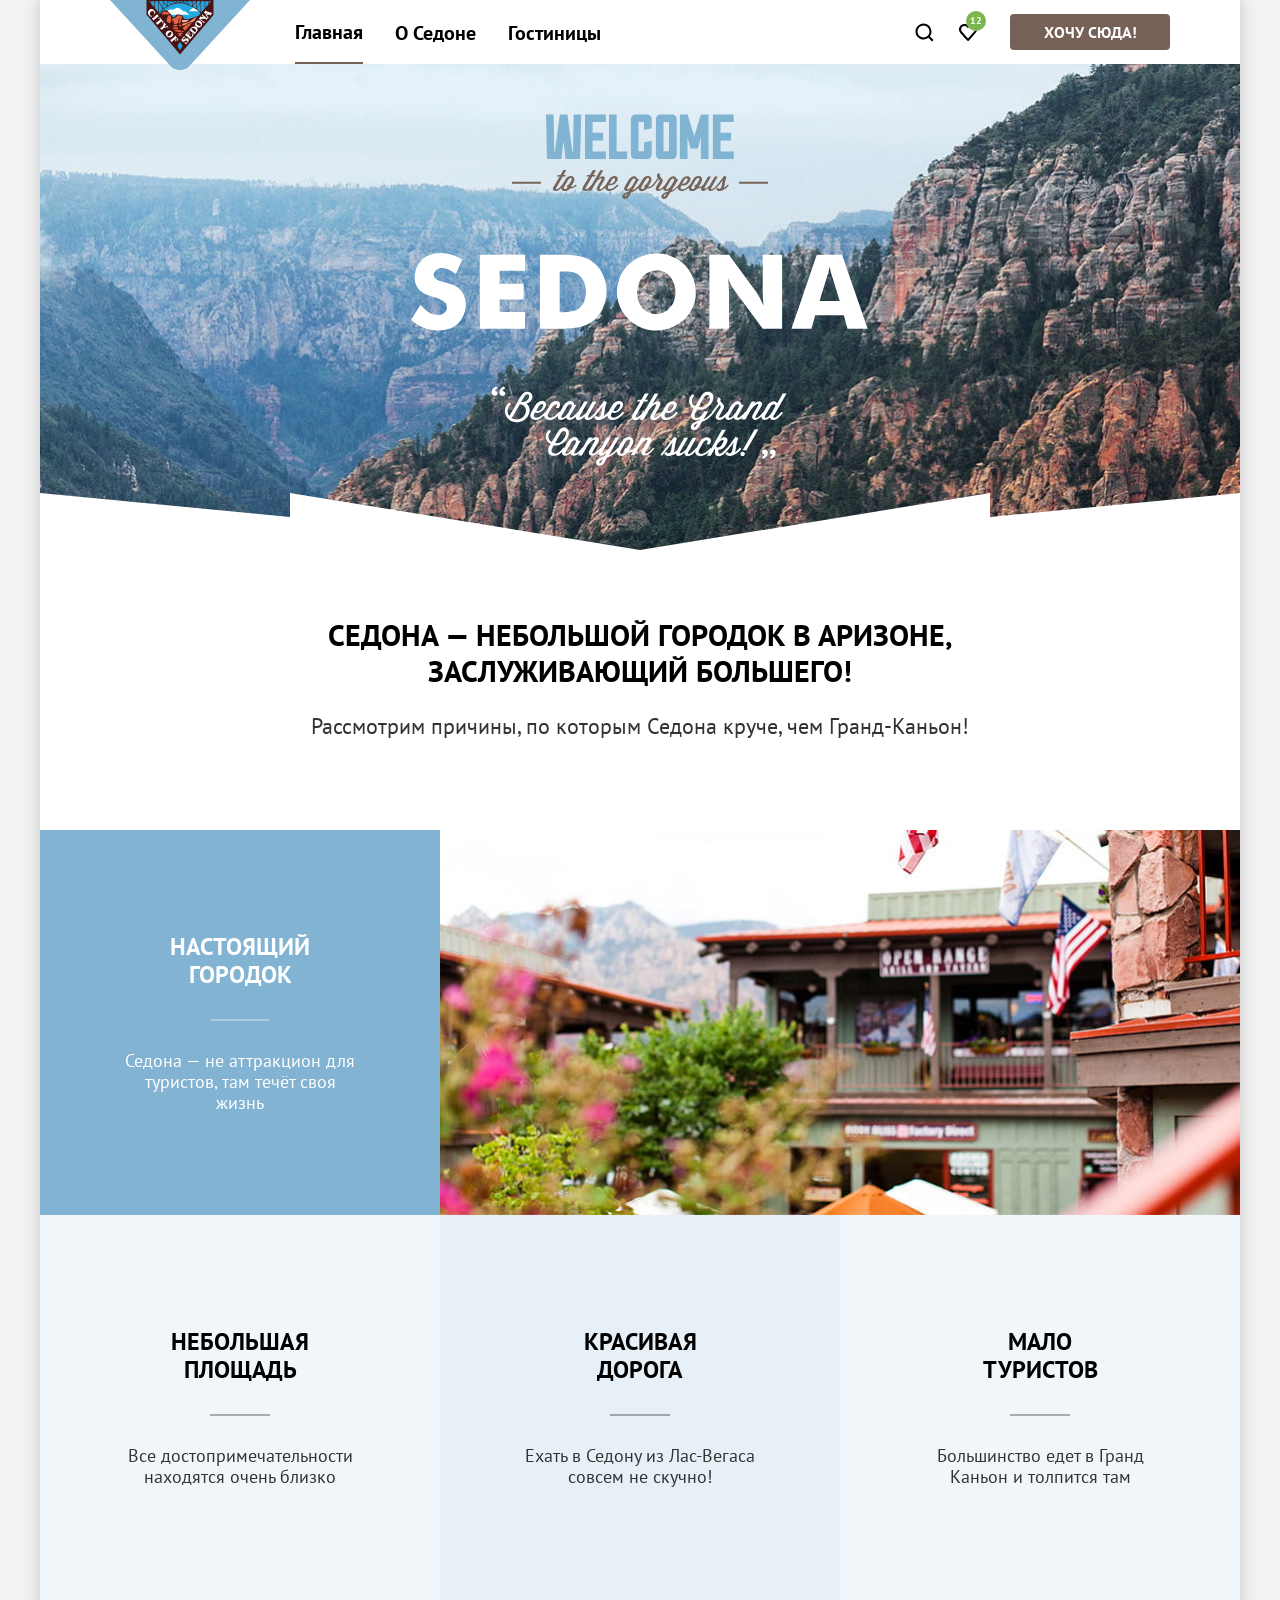
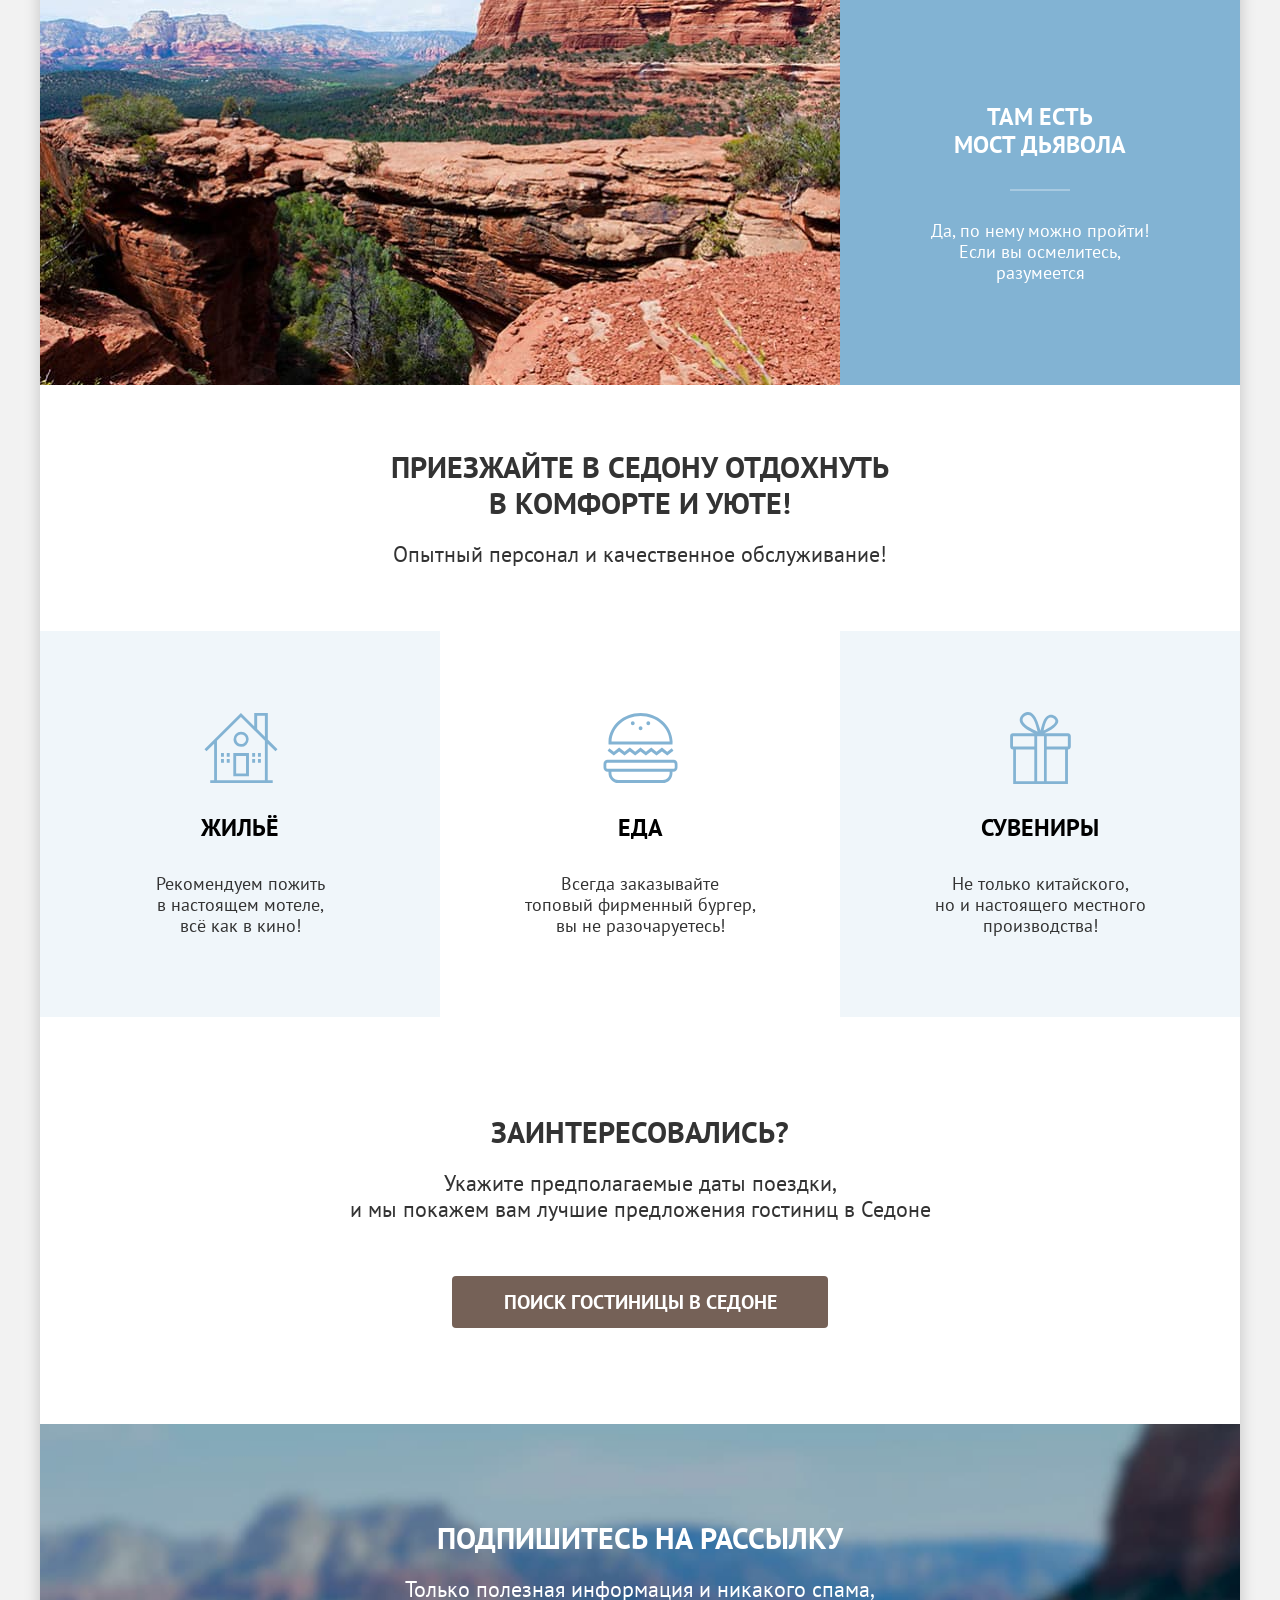
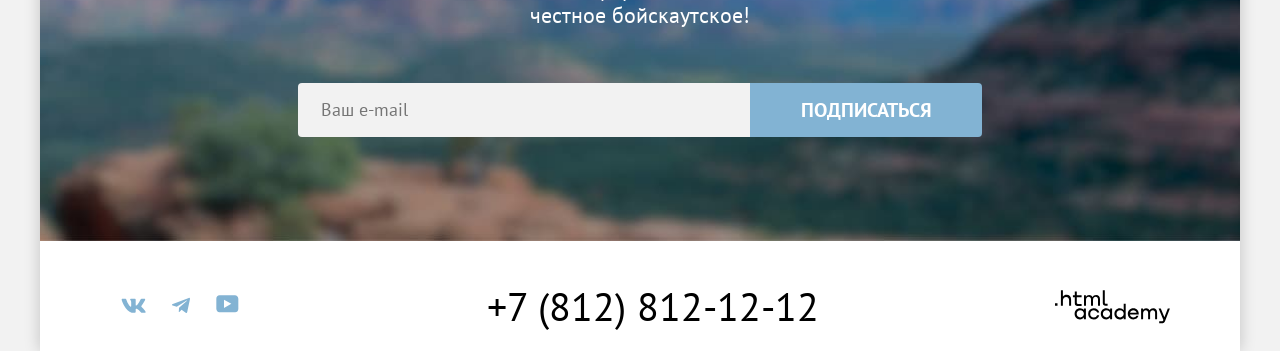
<file: 1/index.html>
<!DOCTYPE html>
<html lang="ru">
  <head>
    <meta charset="utf-8">
    <title>HTML Academy: Седона</title>
    <link rel="icon" href="favicon.ico">
    <link rel="stylesheet" href="styles/styles.css">
    <base href="https://htmlacademy-htmlcss.github.io/2695685-sedona-2/1/">
</head>
  <body>
    <div class="page-container">
      <header class="page-header" data-test="header">
        <div class="container">
          <nav class="navigation">
            <a class="navigation-logo" href="index.html">
              <img class="navigation-logo-img" src="images/logo.svg" width="140" height="70" alt="Логотип Седона">
            </a>
            <ul class="navigation-list">
              <li class="navigation-item">
                <a class="navigation-link navigation-link-current">Главная</a>
              </li>
              <li class="navigation-item">
                <a class="navigation-link" href="#">О Седоне</a>
              </li>
              <li class="navigation-item">
                <a class="navigation-link" href="catalog.html">Гостиницы</a>
              </li>
            </ul>
            <ul class="navigation-user">
              <li class="navigation-user-item">
                <a class="navigation-user-link navigation-user-link-search" href="#">
                  <span class="visually-hidden">Поиск</span>
                </a>
              </li>
              <li class="navigation-user-item">
                <a class="navigation-user-link navigation-user-link-like" href="#">
                  <span class="visually-hidden">Избранное</span>
                  <span class="navigation-user-link-badge">12</span>
                </a>
              </li>
              <li class="navigation-item">
                <button class="header-button button button-primary" type="button">Хочу сюда!</button>
              </li>
            </ul>
          </nav>
        </div>
      </header>
      <main class="main-container main-index" data-test="main">
        <section class="hero" data-test="hero">
          <h1 class="visually-hidden">Седона - город в Аризоне</h1>
          <img class="hero-image" src="images/welcome.svg" width="458" height="352"
            alt="Welcome to the gorgeous Sedona, because the Grand Canyon sucks! ">
        </section>
        <section class="advantages" data-test="advantages">
          <header class="advantages-description">
            <h2 class="visually-hidden">Преимущества города Седона</h2>
            <p class="advantages-lead title-h-second">Седона — небольшой городок в Аризоне, заслуживающий большего!</p>
            <p class="advantages-text">Рассмотрим причины, по которым Седона круче, чем Гранд-Каньон!</p>
          </header>
          <ul class="advantages-list">
            <li class="advantages-item advantages-item-big">
              <div class="advantages-card contrast">
                <p class="advantages-title contrast title-h-three">Настоящий городок</p>
                <p class="advantages-description-text">Седона — не аттракцион для туристов, там течёт своя жизнь</p>
              </div>
              <img class="advantages-image" src="images/advantages/advantages-1.jpg" width="800" height="385"
                alt="Здание на фоне горного хребта">
            </li>
            <li class="advantages-item">
              <div class="advantages-card">
                <p class="advantages-title title-h-three">Небольшая площадь</p>
                <p class="advantages-description-text">Все достопримечательности находятся очень близко</p>
              </div>
            </li>
            <li class="advantages-item">
              <div class="advantages-card colored">
                <p class="advantages-title title-h-three">Красивая дорога</p>
                <p class="advantages-description-text">Ехать в Седону из Лас-Вегаса совсем не скучно!</p>
              </div>
            </li>
            <li class="advantages-item">
              <div class="advantages-card">
                <p class="advantages-title title-h-three">Мало туристов</p>
                <p class="advantages-description-text">Большинство едет в Гранд Каньон и толпится там</p>
              </div>
            </li>
            <li class="advantages-item advantages-item-big">
              <img class="advantages-image" src="images/advantages/advantages-2.jpg" width="800" height="385" alt="Вид на Каньон">
              <div class="advantages-card contrast">
                <p class="advantages-title contrast title-h-three">Там есть мост дьявола</p>
                <p class="advantages-description-text">Да, по нему можно пройти! Если вы осмелитесь, разумеется</p>
              </div>
            </li>
          </ul>
        </section>
        <section class="services">
          <h2 class="visually-hidden">Услуги в городке Седона</h2>
          <header class="services-preview-header">
            <p class="services-preview-title title-h-second">Приезжайте в Седону отдохнуть в комфорте и уюте!</p>
            <p class="services-preview-lead">Опытный персонал и качественное обслуживание!</p>
          </header>
          <ul class="services-list">
            <li class="services-item services-house">
              <p class="services-title title-h-three">Жильё</p>
              <p class="services-description">Рекомендуем пожить в&nbsp;настоящем мотеле, всё&nbsp;как&nbsp;в&nbsp;кино!
              </p>
            </li>
            <li class="services-item services-food">
              <p class="services-title title-h-three">Еда</p>
              <p class="services-description">Всегда заказывайте топовый&nbsp;фирменный&nbsp;бургер, вы&nbsp;не&nbsp;разочаруетесь!</p>
            </li>
            <li class="services-item services-gift">
              <p class="services-title title-h-three">Сувениры</p>
              <p class="services-description">Не только китайского,<br> но и настоящего местного производства!</p>
            </li>
          </ul>
        </section>
        <section class="search search-background" data-test="search">
          <h2 class="visually-hidden">Поиск гостиницы в Седоне</h2>
          <p class="search-title title-h-second">Заинтересовались?</p>
          <p class="search-description">Укажите предполагаемые даты поездки,<br> и мы покажем вам лучшие предложения гостиниц в Седоне</p>
          <a class="search-button button button-primary button-lg" href="modal.html">Поиск гостиницы в Седоне</a>
        </section>
        <section class="subscribe subscribe-bg" data-test="subscribe">
          <div class="subscribe-container">
            <h2 class="subscribe-title title-h-second">Подпишитесь на рассылку</h2>
            <p class="subscribe-text">Только полезная информация и никакого спама, честное бойскаутское!</p>
          </div>
          <form class="subscribe-form" action="https://echo.htmlacademy.ru/" method="post">
            <label class="visually-hidden" for="subscribe-email">Укажите ваш email</label>
            <input class="subscribe-form-input" type="email" id="subscribe-email" name="user-email"
              placeholder="Ваш e-mail" required>
            <button class="subscribe-button button button-secondary button-lg" type="submit">Подписаться</button>
          </form>
        </section>
      </main>
      <footer class="page-footer" data-test="footer">
        <div class="container page-footer-wrapper">
          <ul class="socials">
            <li class="social-item">
              <a class="social-link" href="https://vk.com/htmlacademy" target="_blank">
                <svg class="social-icon" xmlns="http://www.w3.org/2000/svg" width="25" height="15" viewBox="0 0 25 15" fill="currentColor">
                  <path fill-rule="evenodd" d="M24.12 1.8c.16-.54 0-.94-.8-.94H20.7c-.67 0-.98.34-1.15.73 0 0-1.33 3.2-3.22 5.27-.61.6-.9.8-1.23.8-.16 0-.41-.2-.41-.75v-5.1c0-.66-.19-.95-.74-.95H9.82c-.42 0-.67.3-.67.59 0 .62.95.76 1.04 2.51v3.8c0 .83-.15.98-.48.98-.9 0-3.06-3.2-4.34-6.88-.25-.72-.5-1-1.18-1H1.57c-.75 0-.9.34-.9.73 0 .68.89 4.07 4.14 8.55 2.17 3.06 5.23 4.72 8 4.72 1.68 0 1.88-.37 1.88-1v-2.32c0-.74.16-.88.7-.88.38 0 1.05.19 2.6 1.66 1.79 1.75 2.08 2.54 3.08 2.54h2.63c.75 0 1.12-.37.9-1.1-.23-.72-1.08-1.77-2.2-3.02-.62-.71-1.54-1.48-1.82-1.86-.39-.5-.28-.71 0-1.15 0 0 3.2-4.42 3.54-5.93Z" clip-rule="evenodd" />
                </svg>
                <span class="visually-hidden">ВКонтакте</span>
              </a>
            </li>
            <li class="social-item">
              <a class="social-link" href="https://t.me/htmlacademy" target="_blank">
                <svg class="social-icon" xmlns="http://www.w3.org/2000/svg" width="18" height="16" viewBox="0 0 18 16" fill="currentColor">
                  <path d="M16.79.96.84 7.1c-1.09.44-1.08 1.05-.2 1.32l4.1 1.28 9.47-5.98c.44-.27.85-.13.52.17l-7.68 6.93-.28 4.22c.41 0 .6-.2.83-.41l1.99-1.94 4.13 3.06c.77.42 1.31.2 1.5-.71l2.72-12.8c.28-1.1-.43-1.61-1.16-1.28Z" />
                </svg>
                <span class="visually-hidden">Телеграм</span>
              </a>
            </li>
            <li class="social-item">
              <a class="social-link" href="https://www.youtube.com/user/htmlacademyru" target="_blank">
                <svg class="social-icon" xmlns="http://www.w3.org/2000/svg" width="23" height="18" viewBox="0 0 23 18" fill="currentColor">
                  <path d="M18.94.36H3.51C1.65.36.33 1.95.33 3.76v10.09c0 1.91 1.32 3.5 3.18 3.5h15.65c1.64 0 3.17-1.59 3.17-3.4V3.76c-.22-1.8-1.53-3.4-3.39-3.4ZM7.99 12.89V4.82l7.34 4.04-7.34 4.03Z" />
                </svg>
                <span class="visually-hidden">YouTube</span>
              </a>
            </li>
          </ul>
          <a class="footer-phone" href="tel:+78128121212"> +7 (812) 812-12-12</a>
          <a class="footer-link-logo" href="https://htmlacademy.ru/" target="_blank">
            <svg class="developer-image" xmlns="http://www.w3.org/2000/svg" width="115" height="34" viewBox="0 0 115 34"
              fill="currentColor">
              <path
                d="M0 13.26v2.6h2.5v-2.6H0ZM11.6 4.86c-1.6 0-2.8.7-3.6 1.7h-.1V.36h-2v15.5h2v-5.3c0-2.1 1.3-3.6 3.3-3.6 1.8 0 2.9 1.4 2.9 3.2v5.7h2v-6.1c.1-3-1.8-4.9-4.5-4.9ZM26.6 5.16h-4.8v-3.7h-2v3.8h-1.9v2h1.9v6c0 1.7 1 2.7 2.7 2.7h4.1v-2h-3.7c-.7 0-1.1-.4-1.1-1.1v-5.7h4.8v-2ZM41.1 4.96c-1.6 0-2.9.8-3.5 2.1h-.1c-.6-1.2-1.8-2.1-3.4-2.1-1.4 0-2.5.8-3.1 1.8h-.1v-1.6H29v10.6h2v-5.4c0-2 1-3.5 2.6-3.5 1.5 0 2.4 1 2.4 2.6v6.3h2v-5.6c0-2.4 1.4-3.3 2.6-3.3 1.5 0 2.4 1 2.4 2.6v6.3h2v-6.5c.1-2.5-1.4-4.3-3.9-4.3ZM47.8 13.06c0 1.7 1 2.7 2.8 2.7h2v-2h-1.7c-.7 0-1.1-.4-1.1-1.1V.36h-2v12.7ZM28.9 20.06c-.9-1.1-2.2-1.8-3.9-1.8-3.1 0-5.4 2.3-5.4 5.6s2.3 5.6 5.4 5.6c1.8 0 3-.8 3.8-1.9h.1v1.6h2v-10.6h-2v1.5Zm-3.6 7.4c-2.2 0-3.6-1.6-3.6-3.6s1.4-3.6 3.6-3.6 3.6 1.6 3.6 3.6c0 1.9-1.4 3.6-3.6 3.6ZM44.2 22.36c-.5-2.4-2.6-4.1-5.4-4.1a5.4 5.4 0 0 0-5.6 5.6c0 3.1 2.2 5.6 5.6 5.6 2.8 0 4.9-1.8 5.4-4.2h-2.1a3.4 3.4 0 0 1-3.3 2.3c-2.2 0-3.6-1.6-3.6-3.6s1.4-3.6 3.6-3.6c1.6 0 2.8 1 3.3 2.2h2.1v-.2ZM55.1 20.06c-.9-1.1-2.2-1.8-3.9-1.8-3.1 0-5.4 2.3-5.4 5.6s2.3 5.6 5.4 5.6c1.8 0 3-.8 3.8-1.9h.1v1.6h2v-10.6h-2v1.5Zm-3.6 7.4c-2.2 0-3.6-1.6-3.6-3.6s1.4-3.6 3.6-3.6 3.6 1.6 3.6 3.6c0 1.9-1.5 3.6-3.6 3.6ZM68.7 20.16c-.9-1.1-2.2-1.9-3.9-1.9-3.1 0-5.4 2.3-5.4 5.6s2.2 5.6 5.4 5.6c1.7 0 3-.8 3.8-1.8h.1v1.5h2v-15.4h-2v6.4Zm-3.6 7.3c-2.2 0-3.6-1.6-3.6-3.6s1.4-3.6 3.6-3.6 3.6 1.6 3.6 3.6c-.1 2-1.5 3.6-3.6 3.6ZM78.3 18.26c-3.3 0-5.5 2.5-5.5 5.6 0 3 2.1 5.6 5.5 5.6 2.5 0 4.5-1.3 5.2-3.6h-2.1c-.5 1-1.6 1.6-3 1.6-1.9 0-3.3-1.3-3.4-2.9h8.8c.2-3.6-2-6.3-5.5-6.3Zm0 1.9c1.7 0 3 1 3.3 2.6h-6.5c.3-1.5 1.5-2.6 3.2-2.6ZM98.2 18.26c-1.6 0-2.9.8-3.6 2h-.1c-.6-1.2-1.8-2-3.4-2-1.4 0-2.5.7-3.1 1.8v-1.5h-1.9v10.6h2v-5.4c0-2 1-3.4 2.6-3.5 1.5 0 2.4 1 2.4 2.6v6.3h2v-5.6c0-2.4 1.4-3.3 2.6-3.3 1.5 0 2.4 1 2.4 2.6v6.3h2v-6.5c.1-2.6-1.4-4.4-3.9-4.4ZM109.4 27.36l-3.6-8.9h-2.2l4.8 11.6c-.3.9-.7 1.2-1.7 1.2h-2.5v2h2.5c1.8 0 2.8-.8 3.5-2.6l4.7-12.2h-2.1l-3.4 8.9Z" />
            </svg>
            <span class="visually-hidden">Логотип html academy</span>
          </a>
        </div>
      </footer>
    </div>
  </body>
</html>
</file>
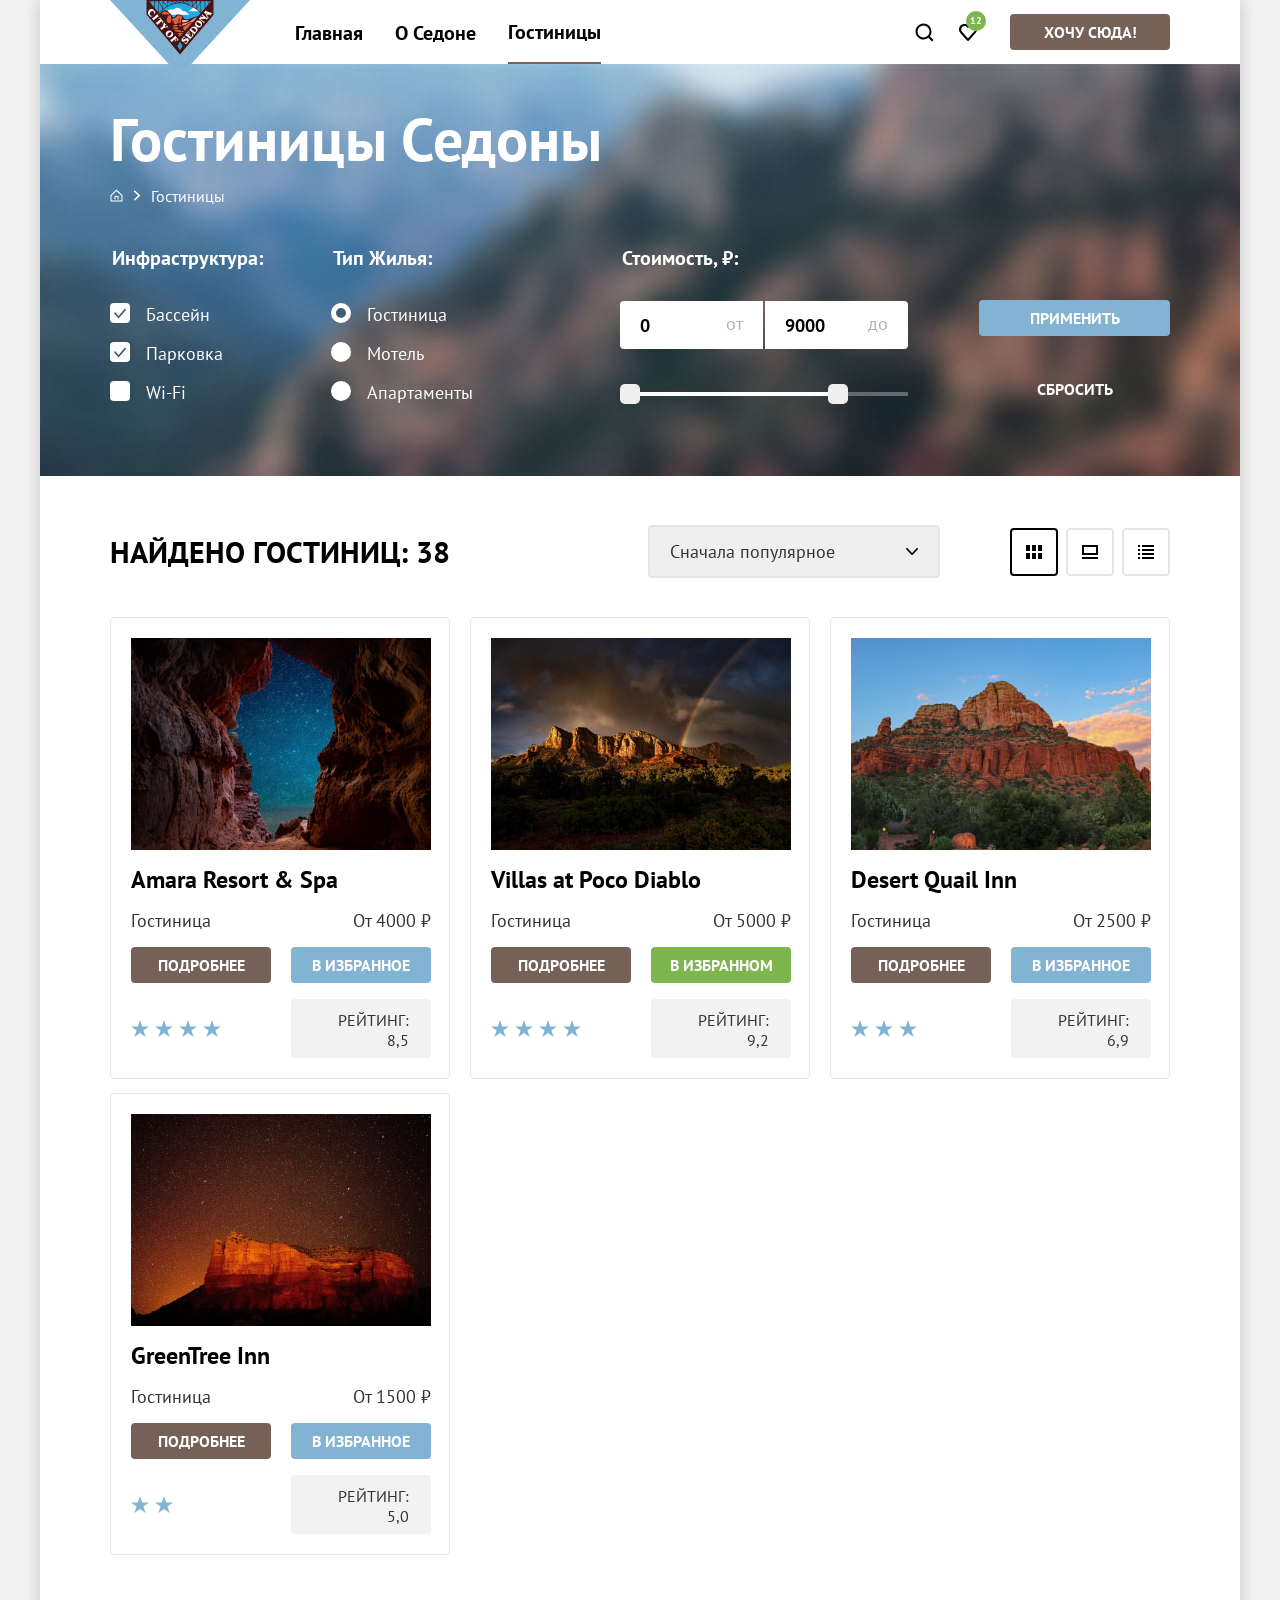
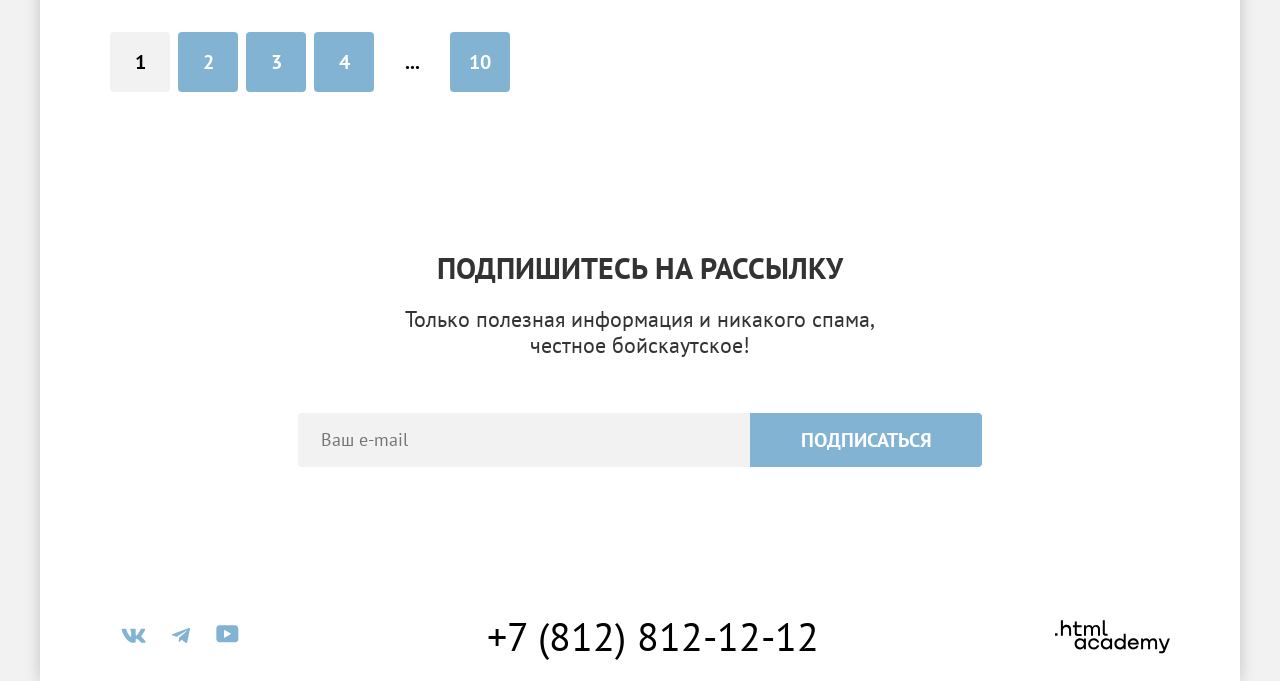
<file: 1/catalog.html>
<!DOCTYPE html>
<html lang="ru">
  <head>
    <meta charset="utf-8">
    <title>HTML Academy: Седона</title>
    <link rel="icon" href="favicon.ico">
    <link rel="stylesheet" href="styles/styles.css">
    <base href="https://htmlacademy-htmlcss.github.io/2695685-sedona-2/1/">
</head>
  <body>
    <div class="page-container">
      <header class="page-header" data-test="header">
        <div class="container">
          <nav class="navigation">
            <a class="navigation-logo" href="index.html">
              <img class="navigation-logo-img" src="images/logo.svg" width="140" height="70" alt="Логотип Седона">
            </a>
            <ul class="navigation-list">
              <li class="navigation-item">
                <a class="navigation-link" href="index.html">Главная</a>
              </li>
              <li class="navigation-item">
                <a class="navigation-link" href="#">О Седоне</a>
              </li>
              <li class="navigation-item">
                <a class="navigation-link navigation-link-current">Гостиницы</a>
              </li>
            </ul>
            <ul class="navigation-user">
              <li class="navigation-user-item">
                <a class="navigation-user-link navigation-user-link-search" href="#">
                  <span class="visually-hidden">Поиск</span>
                </a>
              </li>
              <li class="navigation-user-item">
                <a class="navigation-user-link navigation-user-link-like" href="#">
                  <span class="visually-hidden">Избранное</span>
                  <span class="navigation-user-link-badge">12</span>
                </a>
              </li>
              <li class="navigation-item">
                <button class="header-button button button-primary" type="button">Хочу сюда!</button>
              </li>
            </ul>
          </nav>
        </div>
      </header>
      <main class=" main-container main-inner" data-test="main">
        <section class="inner-header">
          <div class="container">
            <h1 class="inner-header-title title-h-one">Гостиницы Седоны</h1>
            <ol class="breadcrumbs-list">
              <li class="breadcrumbs-item">
                <a class="breadcrumbs-link breadcrumbs-link-home" href="index.html">
                  <span class="visually-hidden">Главная</span>
                </a>
              </li>
              <li class="breadcrumbs-item">
                <a class="breadcrumbs-link">Гостиницы</a>
              </li>
            </ol>
            <form class="catalog-filter" action="https://echo.htmlacademy.ru/" method="get" data-test="filter">
              <fieldset class="catalog-filter-group">
                <legend class="catalog-filter-title">Инфраструктура:</legend>
                <ul class="catalog-filter-list">
                  <li class="catalog-filter-item">
                    <label class="control" for="pool">
                      <input class="control-input checkbox visually-hidden" type="checkbox" name="pool" id="pool"
                        checked>
                      <span class="checkbox-text">Бассейн</span>
                    </label>
                  </li>
                  <li class="catalog-filter-item">
                    <label class="control" for="parking">
                      <input class="control-input checkbox visually-hidden" type="checkbox" name="parking" id="parking"
                        checked>
                      <span class="checkbox-text">Парковка</span>
                    </label>
                  </li>
                  <li class="catalog-filter-item">
                    <label class="control" for="Wi-Fi">
                      <input class="control-input checkbox visually-hidden" type="checkbox" name="Wi-Fi" id="Wi-Fi">
                      <span class="checkbox-text">Wi-Fi</span>
                    </label>
                  </li>
                </ul>
              </fieldset>
              <fieldset class="catalog-filter-group">
                <legend class="catalog-filter-title">Тип Жилья:</legend>
                <ul class="catalog-filter-list">
                  <li class="catalog-filter-item">
                    <label class="control">
                      <input class="control-input radio visually-hidden" type="radio" name="house-type" value="hotel"
                        checked>
                      <span class="radio-text">Гостиница</span>
                    </label>
                  </li>
                  <li class="catalog-filter-item">
                    <label class="control">
                      <input class="control-input radio visually-hidden" type="radio" name="house-type" value="motel">
                      <span class="radio-text">Мотель</span>
                    </label>
                  </li>
                  <li class="catalog-filter-item">
                    <label class="control">
                      <input class="control-input radio visually-hidden" type="radio" name="house-type"
                        value="apartments">
                      <span class="radio-text">Апартаменты</span>
                    </label>
                  </li>
                </ul>
              </fieldset>
              <fieldset class="catalog-filter-group range">
                <legend class="catalog-filter-title">Стоимость, ₽:</legend>
                <div class="filter-range">
                  <label class="filter-range-control">
                    <span class="range-input-limit">от</span>
                    <input class="range-input range-input-min" type="text" name="main-interval" value="0">
                  </label>
                  <label class="filter-range-control">
                    <span class="range-input-limit"> до</span>
                    <input class="range-input range-input-max" type="text" name="main-interval" value="9000">
                  </label>
                  <div class="range-scale">
                    <div class="range-bar">
                      <button class="range-scale-toggle range-scale-min" type="button">
                        <span class="visually-hidden">Минимум</span>
                      </button>
                      <button class="range-scale-toggle range-scale-max" type="button">
                        <span class="visually-hidden">Максимум</span>
                      </button>
                    </div>
                  </div>
                </div>
              </fieldset>
              <fieldset class="catalog-filter-group filter-button">
                <button class="catalog-filter-button button button-secondary" type="submit">Применить</button>
                <button class="catalog-filter-button button button-reset" type="reset">Сбросить</button>
              </fieldset>
            </form>
          </div>
        </section>
        <section class="catalog">
          <div class="container">
            <header class="catalog-header" data-test="catalog">
              <h2 class="catalog-header-title title-h-second">Найдено гостиниц: <span>38</span></h2>
              <select class="select-control" aria-label="Сортировка">
                <option value="popular">Сначала популярное</option>
                <option value="cheap">Сначала дешёвое</option>
                <option value="expensive">Сначала дорогое</option>
              </select>
              <div class="view-buttons">
                <a class=" view-toggle view-toggle-current view-table" href="#">
                  <span class="visually-hidden">Показать плиткой</span>
                </a>
                <a class=" view-toggle view-gallery" href="#">
                  <span class="visually-hidden">Показать карточки </span>
                </a>
                <a class=" view-toggle view-list" href="#">
                  <span class="visually-hidden">Показать список</span>
                </a>
              </div>
            </header>
            <ul class="catalog-list">
              <li class="catalog-card">
                <a class="catalog-card-link" href="#">
                  <img class="catalog-card-image" src="images/catalog/hotel-1.jpg" width="300" height="212"
                    alt="Ущелье со звездным небом">
                </a>
                <a class="catalog-card-link" href="#">
                  <p class="catalog-card-title title-h-three">Amara Resort & Spa</p>
                </a>
                <span class="catalog-card-type">Гостиница</span>
                <span class="catalog-card-price">От 4000 ₽</span>
                <a class="catalog-more-button button button-primary" href="#">Подробнее</a>
                <button class="catalog-favorite-button button button-secondary" type="button">В Избранное</button>
                <div class="catalog-card-stars catalog-card-stars-four">
                  <span class="visually-hidden">4 звезды</span>
                </div>
                <p class="catalog-card-rating"> Рейтинг: 8,5 </p>
              </li>
              <li class="catalog-card">
                <a class="catalog-card-link" href="#">
                  <img class="catalog-card-image" src="images/catalog/hotel-2.jpg" width="300" height="212"
                    alt="Радуга на фоне гор">
                </a>
                <a class="catalog-card-link" href="#">
                  <p class="catalog-card-title title-h-three">Villas at Poco Diablo</p>
                </a>
                <span class="catalog-card-type">Гостиница</span>
                <span class="catalog-card-price">От 5000 ₽</span>
                <a class="catalog-more-button button button-primary" href="#">Подробнее</a>
                <button class="catalog-favorite-button button button-favorite" type="button">В Избранном</button>
                <div class="catalog-card-stars catalog-card-stars-four">
                  <span class="visually-hidden">4 звезды</span>
                </div>
                <p class="catalog-card-rating"> Рейтинг: 9,2 </p>
              </li>
              <li class="catalog-card">
                <a class="catalog-card-link" href="#">
                  <img class="catalog-card-image" src="images/catalog/hotel-3.jpg" width="300" height="212"
                    alt="Горы на фоне неба">
                </a>
                <a class="catalog-card-link" href="#">
                  <p class="catalog-card-title title-h-three">Desert Quail Inn</p>
                </a>
                <span class="catalog-card-type">Гостиница</span>
                <span class="catalog-card-price">От 2500 ₽</span>
                <a class="catalog-more-button button button-primary" href="#">Подробнее</a>
                <button class="catalog-favorite-button button button-secondary" type="button">В Избранное</button>
                <div class="catalog-card-stars catalog-card-stars-three">
                  <span class="visually-hidden">3 звезды</span>
                </div>
                <p class="catalog-card-rating"> Рейтинг: 6,9 </p>
              </li>
              <li class="catalog-card">
                <a class="catalog-card-link" href="#">
                  <img class="catalog-card-image" src="images/catalog/hotel-4.jpg" width="300" height="212"
                    alt="Горы на фоне звездного неба">
                </a>
                <a class="catalog-card-link" href="#">
                  <p class="catalog-card-title title-h-three">GreenTree Inn</p>
                </a>
                <span class="catalog-card-type">Гостиница</span>
                <span class="catalog-card-price">От 1500 ₽</span>
                <a class="catalog-more-button button button-primary" href="#">Подробнее</a>
                <button class="catalog-favorite-button button button-secondary" type="button">В Избранное</button>
                <div class="catalog-card-stars catalog-card-stars-two">
                  <span class="visually-hidden">2 звезды</span>
                </div>
                <span class="catalog-card-rating">Рейтинг: 5,0</span>
              </li>
            </ul>
            <ul class="pagination-list">
              <li class="pagination-item">
                <a class="pagination-link pagination-current">1</a>
              </li>
              <li class="pagination-item">
                <a class="pagination-link" href="#">2</a>
              </li>
              <li class="pagination-item">
                <a class="pagination-link" href="#">3</a>
              </li>
              <li class="pagination-item">
                <a class="pagination-link" href="#">4</a>
              </li>
              <li class="pagination-item">
                <span class="pagination-link pagination-text">...</span>
              </li>
              <li class="pagination-item">
                <a class="pagination-link" href="#">10</a>
              </li>
            </ul>
          </div>
        </section>
        <section class="subscribe" data-test="subscribe">
          <div class="subscribe-container">
            <h2 class="subscribe-title title-h-second">Подпишитесь на рассылку</h2>
            <p class="subscribe-text">Только полезная информация и никакого спама, честное бойскаутское!</p>
          </div>
          <form class="subscribe-form" action="https://echo.htmlacademy.ru/" method="post">
            <label class="visually-hidden" for="subscribe-email">Укажите ваш email</label>
            <input class="subscribe-form-input" type="email" id="subscribe-email" name="user-email" placeholder="Ваш e-mail" required>
            <button class="subscribe-button button button-secondary button-lg" type="submit">Подписаться</button>
          </form>
        </section>
      </main>
      <footer class="page-footer" data-test="footer">
        <div class="container page-footer-wrapper">
          <ul class="socials">
            <li class="social-item">
              <a class="social-link" href="https://vk.com/htmlacademy" target="_blank">
                <svg class="social-icon" xmlns="http://www.w3.org/2000/svg" width="25" height="15" viewBox="0 0 25 15" fill="currentColor">
                  <path fill-rule="evenodd" d="M24.12 1.8c.16-.54 0-.94-.8-.94H20.7c-.67 0-.98.34-1.15.73 0 0-1.33 3.2-3.22 5.27-.61.6-.9.8-1.23.8-.16 0-.41-.2-.41-.75v-5.1c0-.66-.19-.95-.74-.95H9.82c-.42 0-.67.3-.67.59 0 .62.95.76 1.04 2.51v3.8c0 .83-.15.98-.48.98-.9 0-3.06-3.2-4.34-6.88-.25-.72-.5-1-1.18-1H1.57c-.75 0-.9.34-.9.73 0 .68.89 4.07 4.14 8.55 2.17 3.06 5.23 4.72 8 4.72 1.68 0 1.88-.37 1.88-1v-2.32c0-.74.16-.88.7-.88.38 0 1.05.19 2.6 1.66 1.79 1.75 2.08 2.54 3.08 2.54h2.63c.75 0 1.12-.37.9-1.1-.23-.72-1.08-1.77-2.2-3.02-.62-.71-1.54-1.48-1.82-1.86-.39-.5-.28-.71 0-1.15 0 0 3.2-4.42 3.54-5.93Z" clip-rule="evenodd" />
                </svg>
                <span class="visually-hidden">ВКонтакте</span>
              </a>
            </li>
            <li class="social-item">
              <a class="social-link" href="https://t.me/htmlacademy" target="_blank">
                <svg class="social-icon" xmlns="http://www.w3.org/2000/svg" width="18" height="16" viewBox="0 0 18 16" fill="currentColor">
                  <path d="M16.79.96.84 7.1c-1.09.44-1.08 1.05-.2 1.32l4.1 1.28 9.47-5.98c.44-.27.85-.13.52.17l-7.68 6.93-.28 4.22c.41 0 .6-.2.83-.41l1.99-1.94 4.13 3.06c.77.42 1.31.2 1.5-.71l2.72-12.8c.28-1.1-.43-1.61-1.16-1.28Z" />
                </svg>
                <span class="visually-hidden">Телеграм</span>
              </a>
            </li>
            <li class="social-item">
              <a class="social-link" href="https://www.youtube.com/user/htmlacademyru" target="_blank">
                <svg class="social-icon" xmlns="http://www.w3.org/2000/svg" width="23" height="18" viewBox="0 0 23 18" fill="currentColor">
                  <path d="M18.94.36H3.51C1.65.36.33 1.95.33 3.76v10.09c0 1.91 1.32 3.5 3.18 3.5h15.65c1.64 0 3.17-1.59 3.17-3.4V3.76c-.22-1.8-1.53-3.4-3.39-3.4ZM7.99 12.89V4.82l7.34 4.04-7.34 4.03Z" />
                </svg>
                <span class="visually-hidden">YouTube</span>
              </a>
            </li>
          </ul>
          <a class="footer-phone" href="tel:+78128121212"> +7 (812) 812-12-12</a>
          <a class="footer-link-logo" href="https://htmlacademy.ru/" target="_blank">
            <svg class="developer-image" xmlns="http://www.w3.org/2000/svg" width="115" height="34" viewBox="0 0 115 34" fill="currentColor">
              <path d="M0 13.26v2.6h2.5v-2.6H0ZM11.6 4.86c-1.6 0-2.8.7-3.6 1.7h-.1V.36h-2v15.5h2v-5.3c0-2.1 1.3-3.6 3.3-3.6 1.8 0 2.9 1.4 2.9 3.2v5.7h2v-6.1c.1-3-1.8-4.9-4.5-4.9ZM26.6 5.16h-4.8v-3.7h-2v3.8h-1.9v2h1.9v6c0 1.7 1 2.7 2.7 2.7h4.1v-2h-3.7c-.7 0-1.1-.4-1.1-1.1v-5.7h4.8v-2ZM41.1 4.96c-1.6 0-2.9.8-3.5 2.1h-.1c-.6-1.2-1.8-2.1-3.4-2.1-1.4 0-2.5.8-3.1 1.8h-.1v-1.6H29v10.6h2v-5.4c0-2 1-3.5 2.6-3.5 1.5 0 2.4 1 2.4 2.6v6.3h2v-5.6c0-2.4 1.4-3.3 2.6-3.3 1.5 0 2.4 1 2.4 2.6v6.3h2v-6.5c.1-2.5-1.4-4.3-3.9-4.3ZM47.8 13.06c0 1.7 1 2.7 2.8 2.7h2v-2h-1.7c-.7 0-1.1-.4-1.1-1.1V.36h-2v12.7ZM28.9 20.06c-.9-1.1-2.2-1.8-3.9-1.8-3.1 0-5.4 2.3-5.4 5.6s2.3 5.6 5.4 5.6c1.8 0 3-.8 3.8-1.9h.1v1.6h2v-10.6h-2v1.5Zm-3.6 7.4c-2.2 0-3.6-1.6-3.6-3.6s1.4-3.6 3.6-3.6 3.6 1.6 3.6 3.6c0 1.9-1.4 3.6-3.6 3.6ZM44.2 22.36c-.5-2.4-2.6-4.1-5.4-4.1a5.4 5.4 0 0 0-5.6 5.6c0 3.1 2.2 5.6 5.6 5.6 2.8 0 4.9-1.8 5.4-4.2h-2.1a3.4 3.4 0 0 1-3.3 2.3c-2.2 0-3.6-1.6-3.6-3.6s1.4-3.6 3.6-3.6c1.6 0 2.8 1 3.3 2.2h2.1v-.2ZM55.1 20.06c-.9-1.1-2.2-1.8-3.9-1.8-3.1 0-5.4 2.3-5.4 5.6s2.3 5.6 5.4 5.6c1.8 0 3-.8 3.8-1.9h.1v1.6h2v-10.6h-2v1.5Zm-3.6 7.4c-2.2 0-3.6-1.6-3.6-3.6s1.4-3.6 3.6-3.6 3.6 1.6 3.6 3.6c0 1.9-1.5 3.6-3.6 3.6ZM68.7 20.16c-.9-1.1-2.2-1.9-3.9-1.9-3.1 0-5.4 2.3-5.4 5.6s2.2 5.6 5.4 5.6c1.7 0 3-.8 3.8-1.8h.1v1.5h2v-15.4h-2v6.4Zm-3.6 7.3c-2.2 0-3.6-1.6-3.6-3.6s1.4-3.6 3.6-3.6 3.6 1.6 3.6 3.6c-.1 2-1.5 3.6-3.6 3.6ZM78.3 18.26c-3.3 0-5.5 2.5-5.5 5.6 0 3 2.1 5.6 5.5 5.6 2.5 0 4.5-1.3 5.2-3.6h-2.1c-.5 1-1.6 1.6-3 1.6-1.9 0-3.3-1.3-3.4-2.9h8.8c.2-3.6-2-6.3-5.5-6.3Zm0 1.9c1.7 0 3 1 3.3 2.6h-6.5c.3-1.5 1.5-2.6 3.2-2.6ZM98.2 18.26c-1.6 0-2.9.8-3.6 2h-.1c-.6-1.2-1.8-2-3.4-2-1.4 0-2.5.7-3.1 1.8v-1.5h-1.9v10.6h2v-5.4c0-2 1-3.4 2.6-3.5 1.5 0 2.4 1 2.4 2.6v6.3h2v-5.6c0-2.4 1.4-3.3 2.6-3.3 1.5 0 2.4 1 2.4 2.6v6.3h2v-6.5c.1-2.6-1.4-4.4-3.9-4.4ZM109.4 27.36l-3.6-8.9h-2.2l4.8 11.6c-.3.9-.7 1.2-1.7 1.2h-2.5v2h2.5c1.8 0 2.8-.8 3.5-2.6l4.7-12.2h-2.1l-3.4 8.9Z" />
            </svg>
            <span class="visually-hidden">Логотип html academy</span>
          </a>
        </div>
      </footer>
    </div>
  </body>
</html>
</file>
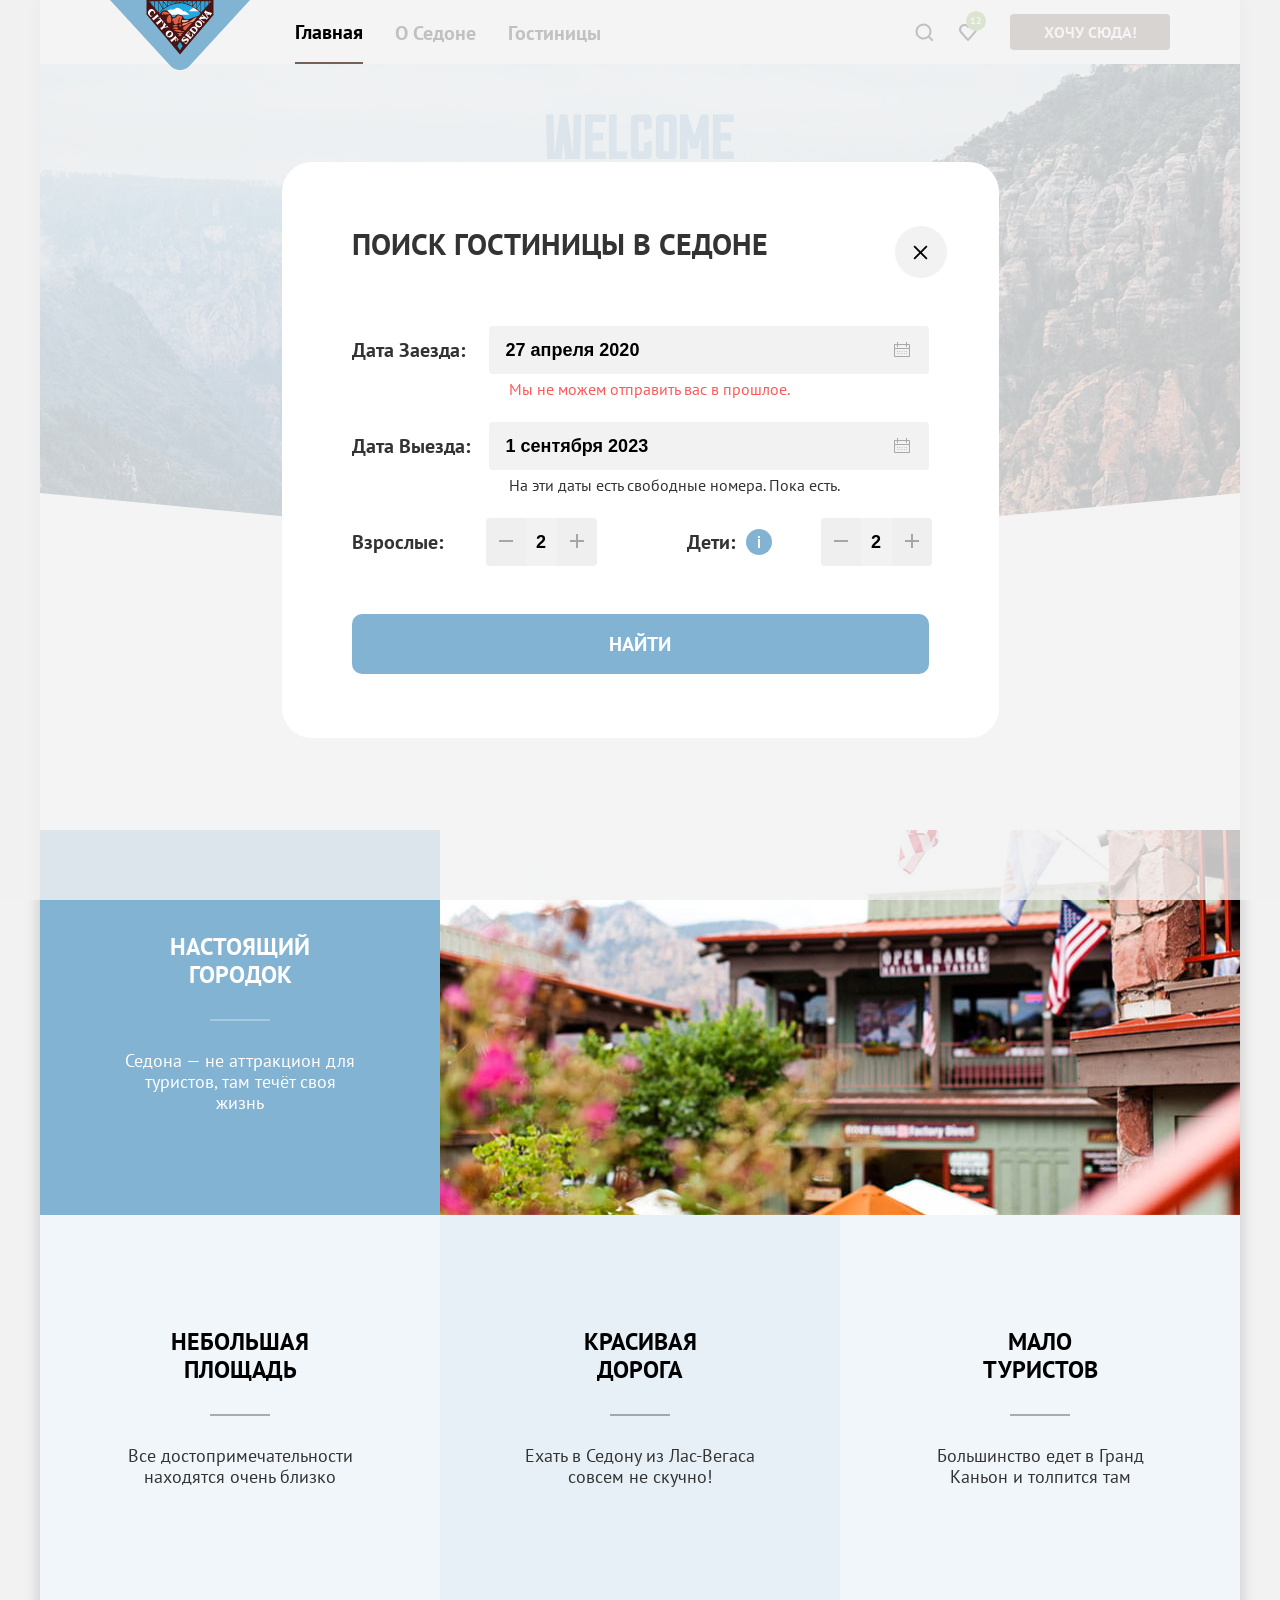
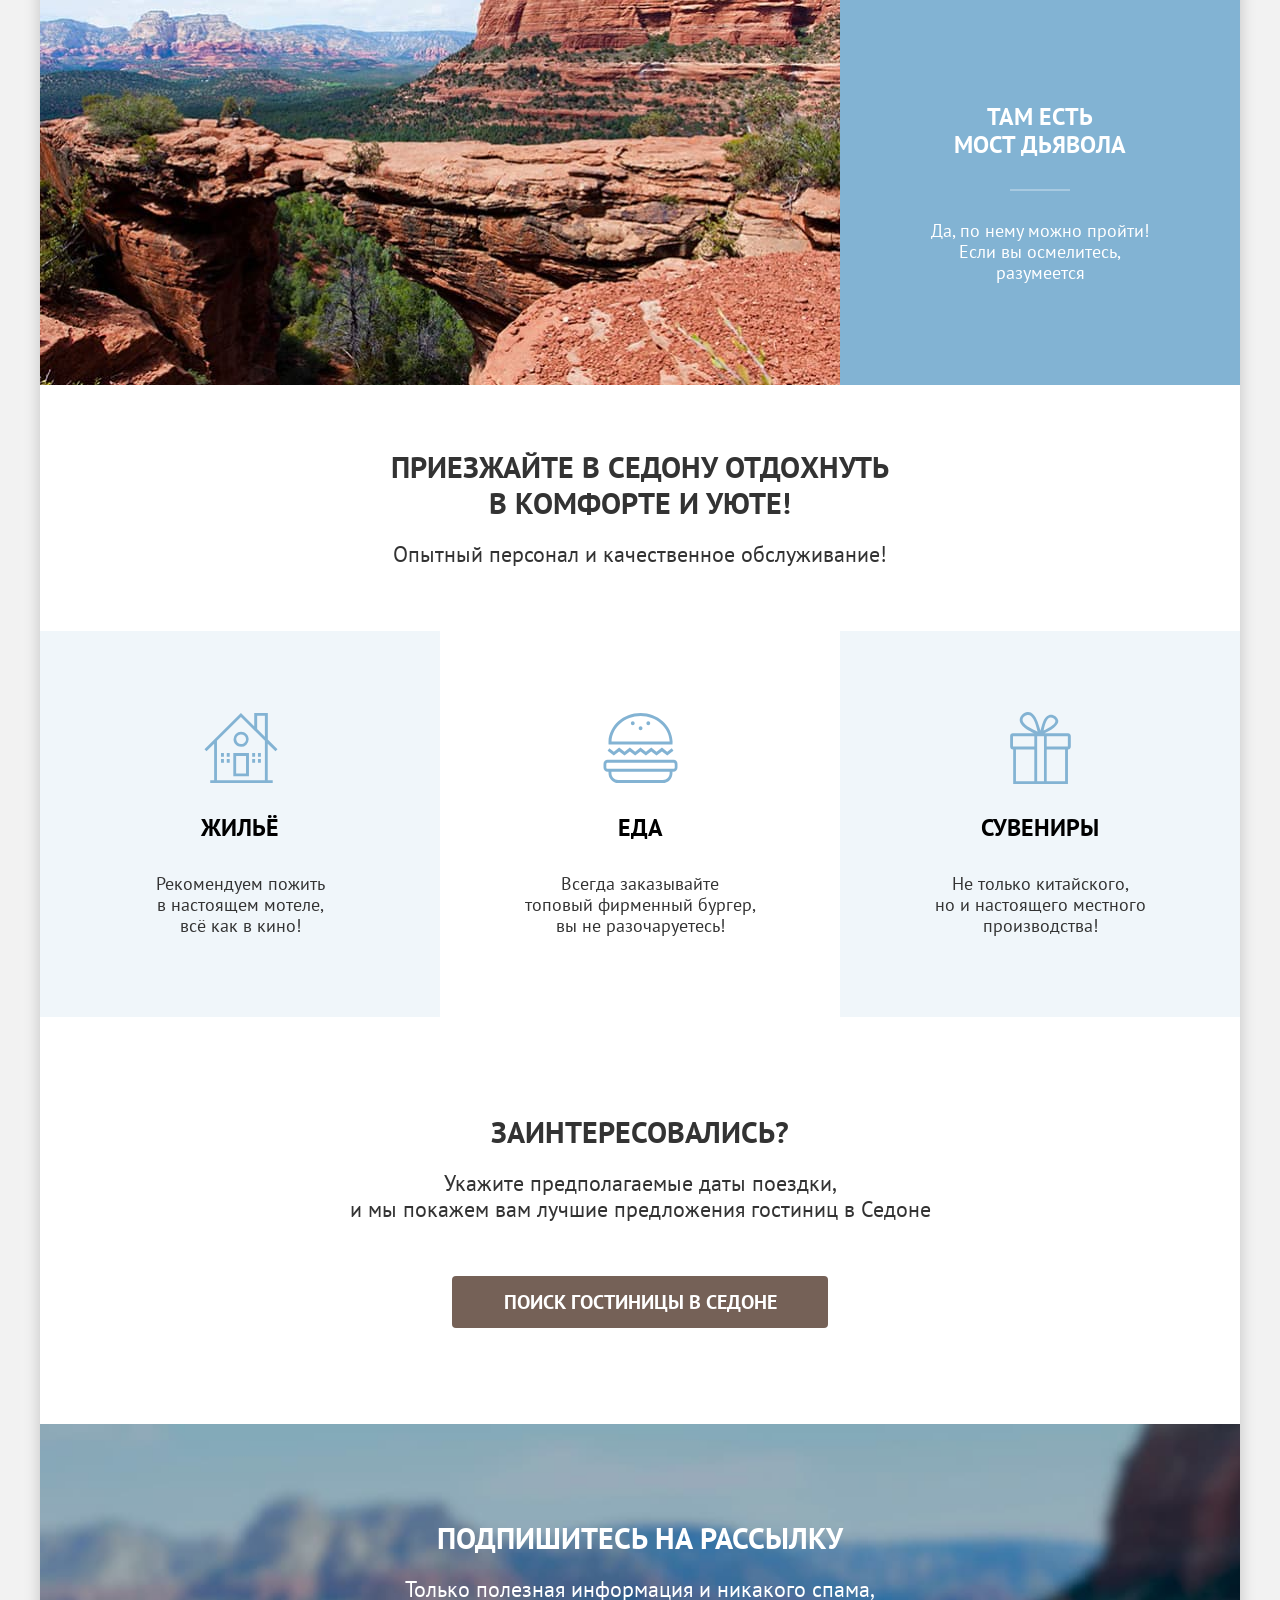
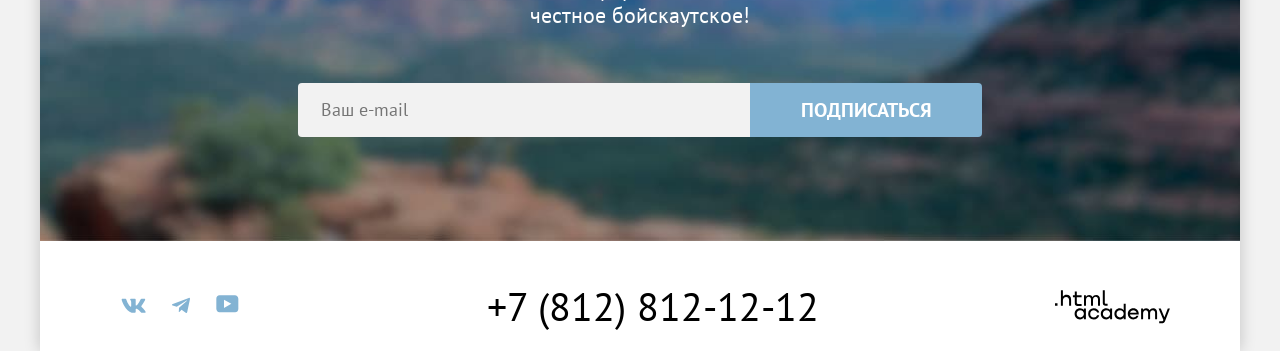
<file: 1/modal.html>
<!DOCTYPE html>
<html lang="ru">
  <head>
    <meta charset="utf-8">
    <title>HTML Academy: Седона</title>
    <link rel="icon" href="favicon.ico">
    <link rel="stylesheet" href="styles/styles.css">
    <base href="https://htmlacademy-htmlcss.github.io/2695685-sedona-2/1/">
</head>
  <body>
    <div class="page-container">
      <header class="page-header" data-test="header">
        <div class="container">
          <nav class="navigation">
            <a class="navigation-logo" href="index.html">
              <img class="navigation-logo-img" src="images/logo.svg" width="140" height="70" alt="Логотип Седона">
            </a>
            <ul class="navigation-list">
              <li class="navigation-item">
                <a class="navigation-link navigation-link-current">Главная</a>
              </li>
              <li class="navigation-item">
                <a class="navigation-link" href="#">О Седоне</a>
              </li>
              <li class="navigation-item">
                <a class="navigation-link" href="catalog.html">Гостиницы</a>
              </li>
            </ul>
            <ul class="navigation-user">
              <li class="navigation-user-item">
                <a class="navigation-user-link navigation-user-link-search" href="#">
                  <span class="visually-hidden">Поиск</span>
                </a>
              </li>
              <li class="navigation-user-item">
                <a class="navigation-user-link navigation-user-link-like" href="#">
                  <span class="visually-hidden">Избранное</span>
                  <span class="navigation-user-link-badge">12</span>
                </a>
              </li>
              <li class="navigation-item">
                <button class="header-button button button-primary" type="button">Хочу сюда!</button>
              </li>
            </ul>
          </nav>
        </div>
      </header>
      <main class="main-container main-index" data-test="main">
        <section class="hero" data-test="hero">
          <h1 class="visually-hidden">Седона - город в Аризоне</h1>
          <img class="hero-image" src="images/welcome.svg" width="458" height="352"
            alt="Welcome to the gorgeous Sedona, because the Grand Canyon sucks! ">
        </section>
        <section class="advantages" data-test="advantages">
          <header class="advantages-description">
            <h2 class="visually-hidden">Преимущества города Седона</h2>
            <p class="advantages-lead title-h-second">Седона — небольшой городок в Аризоне, заслуживающий большего!</p>
            <p class="advantages-text">Рассмотрим причины, по которым Седона круче, чем Гранд-Каньон!</p>
          </header>
          <ul class="advantages-list">
            <li class="advantages-item advantages-item-big">
              <div class="advantages-card contrast">
                <p class="advantages-title contrast title-h-three">Настоящий городок</p>
                <p class="advantages-description-text">Седона — не аттракцион для туристов, там течёт своя жизнь</p>
              </div>
              <img class="advantages-image" src="images/advantages/advantages-1.jpg" width="800" height="385"
                alt="Здание на фоне горного хребта">
            </li>
            <li class="advantages-item">
              <div class="advantages-card">
                <p class="advantages-title title-h-three">Небольшая площадь</p>
                <p class="advantages-description-text">Все достопримечательности находятся очень близко</p>
              </div>
            </li>
            <li class="advantages-item">
              <div class="advantages-card colored">
                <p class="advantages-title title-h-three">Красивая дорога</p>
                <p class="advantages-description-text">Ехать в Седону из Лас-Вегаса совсем не скучно!</p>
              </div>
            </li>
            <li class="advantages-item">
              <div class="advantages-card">
                <p class="advantages-title title-h-three">Мало туристов</p>
                <p class="advantages-description-text">Большинство едет в Гранд Каньон и толпится там</p>
              </div>
            </li>
            <li class="advantages-item advantages-item-big">
              <img class="advantages-image" src="images/advantages/advantages-2.jpg" width="800" height="385" alt="Вид на Каньон">
              <div class="advantages-card contrast">
                <p class="advantages-title contrast title-h-three">Там есть мост дьявола</p>
                <p class="advantages-description-text">Да, по нему можно пройти! Если вы осмелитесь, разумеется</p>
              </div>
            </li>
          </ul>
        </section>
        <section class="services" data-test="services">
          <h2 class="visually-hidden">Услуги в городке Седона</h2>
          <header class="services-preview-header">
            <p class="services-preview-title title-h-second">Приезжайте в Седону отдохнуть в комфорте и уюте!</p>
            <p class="services-preview-lead">Опытный персонал и качественное обслуживание!</p>
          </header>
          <ul class="services-list">
            <li class="services-item services-house">
              <p class="services-title title-h-three">Жильё</p>
              <p class="services-description">Рекомендуем пожить в&nbsp;настоящем мотеле, всё&nbsp;как&nbsp;в&nbsp;кино!
              </p>
            </li>
            <li class="services-item services-food">
              <p class="services-title title-h-three">Еда</p>
              <p class="services-description">Всегда заказывайте топовый&nbsp;фирменный&nbsp;бургер, вы&nbsp;не&nbsp;разочаруетесь!</p>
            </li>
            <li class="services-item services-gift">
              <p class="services-title title-h-three">Сувениры</p>
              <p class="services-description">Не только китайского,<br> но и настоящего местного производства!</p>
            </li>
          </ul>
        </section>
        <section class="search search-background" data-test="search">
          <h2 class="visually-hidden">Поиск гостиницы в Седоне</h2>
          <p class="search-title title-h-second">Заинтересовались?</p>
          <p class="search-description">Укажите предполагаемые даты поездки,<br> и мы покажем вам лучшие предложения гостиниц в Седоне</p>
          <a class="search-button button button-primary button-lg" href="modal.html">Поиск гостиницы в Седоне</a>
        </section>
        <section class="subscribe subscribe-bg" data-test="subscribe">
          <div class="subscribe-container">
            <h2 class="subscribe-title title-h-second">Подпишитесь на рассылку</h2>
            <p class="subscribe-text">Только полезная информация и никакого спама, честное бойскаутское!</p>
          </div>
          <form class="subscribe-form" action="https://echo.htmlacademy.ru/" method="post">
            <label class="visually-hidden" for="subscribe-email">Укажите ваш email</label>
            <input class="subscribe-form-input" type="email" id="subscribe-email" name="user-email"
              placeholder="Ваш e-mail" required>
            <button class="subscribe-button button button-secondary button-lg" type="submit">Подписаться</button>
          </form>
        </section>
      </main>
      <footer class="page-footer" data-test="footer">
        <div class="container page-footer-wrapper">
          <ul class="socials">
            <li class="social-item">
              <a class="social-link" href="https://vk.com/htmlacademy" target="_blank">
                <svg class="social-icon" xmlns="http://www.w3.org/2000/svg" width="25" height="15" viewBox="0 0 25 15" fill="currentColor">
                  <path fill-rule="evenodd" d="M24.12 1.8c.16-.54 0-.94-.8-.94H20.7c-.67 0-.98.34-1.15.73 0 0-1.33 3.2-3.22 5.27-.61.6-.9.8-1.23.8-.16 0-.41-.2-.41-.75v-5.1c0-.66-.19-.95-.74-.95H9.82c-.42 0-.67.3-.67.59 0 .62.95.76 1.04 2.51v3.8c0 .83-.15.98-.48.98-.9 0-3.06-3.2-4.34-6.88-.25-.72-.5-1-1.18-1H1.57c-.75 0-.9.34-.9.73 0 .68.89 4.07 4.14 8.55 2.17 3.06 5.23 4.72 8 4.72 1.68 0 1.88-.37 1.88-1v-2.32c0-.74.16-.88.7-.88.38 0 1.05.19 2.6 1.66 1.79 1.75 2.08 2.54 3.08 2.54h2.63c.75 0 1.12-.37.9-1.1-.23-.72-1.08-1.77-2.2-3.02-.62-.71-1.54-1.48-1.82-1.86-.39-.5-.28-.71 0-1.15 0 0 3.2-4.42 3.54-5.93Z" clip-rule="evenodd" />
                </svg>
                <span class="visually-hidden">ВКонтакте</span>
              </a>
            </li>
            <li class="social-item">
              <a class="social-link" href="https://t.me/htmlacademy" target="_blank">
                <svg class="social-icon" xmlns="http://www.w3.org/2000/svg" width="18" height="16" viewBox="0 0 18 16" fill="currentColor">
                  <path d="M16.79.96.84 7.1c-1.09.44-1.08 1.05-.2 1.32l4.1 1.28 9.47-5.98c.44-.27.85-.13.52.17l-7.68 6.93-.28 4.22c.41 0 .6-.2.83-.41l1.99-1.94 4.13 3.06c.77.42 1.31.2 1.5-.71l2.72-12.8c.28-1.1-.43-1.61-1.16-1.28Z" />
                </svg>
                <span class="visually-hidden">Телеграм</span>
              </a>
            </li>
            <li class="social-item">
              <a class="social-link" href="https://www.youtube.com/user/htmlacademyru" target="_blank">
                <svg class="social-icon" xmlns="http://www.w3.org/2000/svg" width="23" height="18" viewBox="0 0 23 18" fill="currentColor">
                  <path d="M18.94.36H3.51C1.65.36.33 1.95.33 3.76v10.09c0 1.91 1.32 3.5 3.18 3.5h15.65c1.64 0 3.17-1.59 3.17-3.4V3.76c-.22-1.8-1.53-3.4-3.39-3.4ZM7.99 12.89V4.82l7.34 4.04-7.34 4.03Z" />
                </svg>
                <span class="visually-hidden">YouTube</span>
              </a>
            </li>
          </ul>
          <a class="footer-phone" href="tel:+78128121212"> +7 (812) 812-12-12</a>
          <a class="footer-link-logo" href="https://htmlacademy.ru/" target="_blank">
            <svg class="developer-image" xmlns="http://www.w3.org/2000/svg" width="115" height="34" viewBox="0 0 115 34"
              fill="currentColor">
              <path
                d="M0 13.26v2.6h2.5v-2.6H0ZM11.6 4.86c-1.6 0-2.8.7-3.6 1.7h-.1V.36h-2v15.5h2v-5.3c0-2.1 1.3-3.6 3.3-3.6 1.8 0 2.9 1.4 2.9 3.2v5.7h2v-6.1c.1-3-1.8-4.9-4.5-4.9ZM26.6 5.16h-4.8v-3.7h-2v3.8h-1.9v2h1.9v6c0 1.7 1 2.7 2.7 2.7h4.1v-2h-3.7c-.7 0-1.1-.4-1.1-1.1v-5.7h4.8v-2ZM41.1 4.96c-1.6 0-2.9.8-3.5 2.1h-.1c-.6-1.2-1.8-2.1-3.4-2.1-1.4 0-2.5.8-3.1 1.8h-.1v-1.6H29v10.6h2v-5.4c0-2 1-3.5 2.6-3.5 1.5 0 2.4 1 2.4 2.6v6.3h2v-5.6c0-2.4 1.4-3.3 2.6-3.3 1.5 0 2.4 1 2.4 2.6v6.3h2v-6.5c.1-2.5-1.4-4.3-3.9-4.3ZM47.8 13.06c0 1.7 1 2.7 2.8 2.7h2v-2h-1.7c-.7 0-1.1-.4-1.1-1.1V.36h-2v12.7ZM28.9 20.06c-.9-1.1-2.2-1.8-3.9-1.8-3.1 0-5.4 2.3-5.4 5.6s2.3 5.6 5.4 5.6c1.8 0 3-.8 3.8-1.9h.1v1.6h2v-10.6h-2v1.5Zm-3.6 7.4c-2.2 0-3.6-1.6-3.6-3.6s1.4-3.6 3.6-3.6 3.6 1.6 3.6 3.6c0 1.9-1.4 3.6-3.6 3.6ZM44.2 22.36c-.5-2.4-2.6-4.1-5.4-4.1a5.4 5.4 0 0 0-5.6 5.6c0 3.1 2.2 5.6 5.6 5.6 2.8 0 4.9-1.8 5.4-4.2h-2.1a3.4 3.4 0 0 1-3.3 2.3c-2.2 0-3.6-1.6-3.6-3.6s1.4-3.6 3.6-3.6c1.6 0 2.8 1 3.3 2.2h2.1v-.2ZM55.1 20.06c-.9-1.1-2.2-1.8-3.9-1.8-3.1 0-5.4 2.3-5.4 5.6s2.3 5.6 5.4 5.6c1.8 0 3-.8 3.8-1.9h.1v1.6h2v-10.6h-2v1.5Zm-3.6 7.4c-2.2 0-3.6-1.6-3.6-3.6s1.4-3.6 3.6-3.6 3.6 1.6 3.6 3.6c0 1.9-1.5 3.6-3.6 3.6ZM68.7 20.16c-.9-1.1-2.2-1.9-3.9-1.9-3.1 0-5.4 2.3-5.4 5.6s2.2 5.6 5.4 5.6c1.7 0 3-.8 3.8-1.8h.1v1.5h2v-15.4h-2v6.4Zm-3.6 7.3c-2.2 0-3.6-1.6-3.6-3.6s1.4-3.6 3.6-3.6 3.6 1.6 3.6 3.6c-.1 2-1.5 3.6-3.6 3.6ZM78.3 18.26c-3.3 0-5.5 2.5-5.5 5.6 0 3 2.1 5.6 5.5 5.6 2.5 0 4.5-1.3 5.2-3.6h-2.1c-.5 1-1.6 1.6-3 1.6-1.9 0-3.3-1.3-3.4-2.9h8.8c.2-3.6-2-6.3-5.5-6.3Zm0 1.9c1.7 0 3 1 3.3 2.6h-6.5c.3-1.5 1.5-2.6 3.2-2.6ZM98.2 18.26c-1.6 0-2.9.8-3.6 2h-.1c-.6-1.2-1.8-2-3.4-2-1.4 0-2.5.7-3.1 1.8v-1.5h-1.9v10.6h2v-5.4c0-2 1-3.4 2.6-3.5 1.5 0 2.4 1 2.4 2.6v6.3h2v-5.6c0-2.4 1.4-3.3 2.6-3.3 1.5 0 2.4 1 2.4 2.6v6.3h2v-6.5c.1-2.6-1.4-4.4-3.9-4.4ZM109.4 27.36l-3.6-8.9h-2.2l4.8 11.6c-.3.9-.7 1.2-1.7 1.2h-2.5v2h2.5c1.8 0 2.8-.8 3.5-2.6l4.7-12.2h-2.1l-3.4 8.9Z" />
            </svg>
            <span class="visually-hidden">Логотип html academy</span>
          </a>
        </div>
      </footer>
      <div class="modal-container" data-test="modal">
        <div class="modal modal-auth">
          <a class="modal-close-button" href="index.html">
            <span class="visually-hidden">Закрыть</span>
          </a>
          <h2 class="modal-title title-h-second">Поиск гостиницы в Седоне</h2>
          <form class="modal-content-form" action="https://echo.htmlacademy.ru/" method="post">
            <label class="modal-content-label">
              <span>Дата Заезда:</span>
              <input class="modal-form-input modal-date-input input" type="text" name="check-in" value="27 апреля 2020" placeholder="Укажите дату" required>
              <span class="notification notification-error">Мы не можем отправить вас в прошлое.</span>
            </label>
            <label class="modal-content-label">
              <span>Дата Выезда:</span>
              <input class="modal-form-input modal-date-input input" type="text" name="check-out" value="1 сентября 2023" placeholder="Укажите дату" required>
              <span class="notification">На эти даты есть свободные номера. Пока есть.</span>
            </label>
            <div class="modal-content">
              <label class="modal-content modal-group-label" for="adults">Взрослые:</label>
              <div class="modal-number-input">
                <button class="modal-button modal-button-less" type="button">
                  <svg width="20" height="20" viewBox="0 0 20 20" fill="none" xmlns="http://www.w3.org/2000/svg">
                    <path d="M3 9V11H17V9H3Z" fill="black" />
                  </svg>
                </button>
                <input class="modal-content-input input-number" id="adults" type="number" value="2" min="1" required>
                <button class="modal-button modal-button-more" type="button">
                  <svg width="20" height="20" viewBox="0 0 20 20" fill="none" xmlns="http://www.w3.org/2000/svg">
                    <path d="M17 9H11V3H9V9H3V11H9V17H11V11H17V9Z" fill="black" />
                  </svg>
                </button>
              </div>
              <div class="modal-content modal-group-label">
                <label class=" modal-content field-group-label" for="children">Дети:</label>
                <span class="field-group-tooltip tooltip">
                  <button class="tooltip-toggle" type="button" aria-labelledby="tooltip-label-date">
                    <svg class="tooltip-icon" width="26" height="26" viewBox="0 0 26 26" fill="none" xmlns="http://www.w3.org/2000/svg">
                      <circle cx="13" cy="13" r="13" fill="#83B3D3" />
                      <path fill-rule="evenodd" clip-rule="evenodd" d="M12 7H14V9H12V7ZM14 19H12V10H14V19Z" fill="white" />
                    </svg>
                  </button>
                  <span class="tooltip-text" role="tooltip" id="tooltip-label-date">Укажите количество детей, которые будут с вами, возраст которых от 6 до 18 лет. Дети до 6 лет размещаются бесплатно.</span>
                </span>
              </div>
              <div class="modal-number-input">
                <button class="modal-button modal-button-less" type="button">
                  <svg width="20" height="20" viewBox="0 0 20 20" fill="none" xmlns="http://www.w3.org/2000/svg">
                    <path d="M3 9V11H17V9H3Z" fill="black" />
                  </svg>
                </button>
                <input class="modal-content-input input-number" id="children" type="number" value="2" min="0" required>
                <button class="modal-button modal-button-more" type="button">
                  <svg width="20" height="20" viewBox="0 0 20 20" fill="none" xmlns="http://www.w3.org/2000/svg">
                    <path d="M17 9H11V3H9V9H3V11H9V17H11V11H17V9Z" fill="black" />
                  </svg>
                </button>
              </div>
            </div>
            <button class="modal-button-search button button-secondary" type="submit">Найти</button>
          </form>
        </div>
      </div>
    </div>
  </body>
</html>
</file>
<file: 1/styles/styles.css>
/*Fonts*/
@font-face {
  font-family: "PT Sans";
  font-style: normal;
  font-weight: 400;
  font-display: swap;
  src: url(../fonts/ptsans-400.woff2) format("woff2");
}

@font-face {
  font-family: "PT Sans";
  font-style: normal;
  font-weight: 700;
  font-display: swap;
  src: url(../fonts/ptsans-700.woff2) format("woff2");
}

*,
*::before,
*::after {
  box-sizing: border-box;
}

html {
  height: 100%;
}

body {
  font-family: "PT Sans", "Arial", sans-serif;
  display: flex;
  flex-direction: column;
  min-height: 100%;
  font-size: 18px;
  line-height: 21px;
  margin: 0;
  color: #333333;
  background-color: #F2F2F2;
}

img {
  max-width: 100%;
  height: auto;
  object-fit: contain;
}

.visually-hidden {
  position: absolute;
  width: 1px;
  height: 1px;
  margin: -1px;
  padding: 0;
  overflow: hidden;
  border: 0;
  clip: rect(0 0 0 0);
}

.page-container {
  inline-size: 1200px;
  margin-inline: auto;
  background-color: #ffffff;
  box-shadow: 0 0 15px 0 rgba(0, 0, 0, 0.2);
}

.container {
  width: 100%;
  max-width: 1090px;
  padding-left: 15px;
  padding-right: 15px;
  margin-left: auto;
  margin-right: auto;
}

/*buttons*/
.button {
  font-size: 16px;
  line-height: 20px;
  font-weight: 700;
  padding: 8px 16px;
  border-radius: 4px;
  border: none;
  text-transform: uppercase;
  text-decoration: none;
  cursor: pointer;
  font-family: inherit;
  text-align: center;
}

.button:focus {
  outline: none;
}

.button:active {
  color: rgba(255, 255, 255, 0.3);
}

.button:disabled {
  background-color: #e5e5e5;
}

.button-primary {
  background-color: #756157;
  color: #ffffff;
}

.button-primary:hover,
.button-primary:focus {
  background-color: #615048;
}

.button-secondary {
  color: #ffffff;
  background-color: #82B3D3;
}

.button-secondary:hover,
.button-secondary:focus {
  background-color: #68A2CA;
}

.button-favorite {
  color: #ffffff;
  background-color: #7DB54F;
}

.button-favorite:hover,
.button-favorite:focus {
  background-color: #6C9E42;
}

.button-lg {
  font-size: 20px;
  line-height: 36px;
}

/*title*/
.title-h-one {
  font-size: 60px;
  line-height: 78px;
  font-weight: 700;
}

.title-h-second {
  font-size: 30px;
  line-height: 36px;
  font-weight: 700;
  text-transform: uppercase;
  margin: 0;
}

.title-h-three {
  font-size: 24px;
  line-height: 28px;
  font-weight: 700;
  color: #000000;
  margin: 0;
}


/*navigation*/

.page-header {
  color: #000000;
}

.navigation {
  display: flex;
  column-gap: 30px;
  margin: 0 auto;
}

.navigation-logo {
  margin-bottom: -6px;
  position: relative;
  z-index: 1;
}

.navigation-logo-img {
  vertical-align: middle;
}

.navigation-list {
  display: flex;
  flex-wrap: wrap;
  max-inline-size: 592px;
  list-style-type: none;
  padding: 0 15px;
  align-items: center;
  gap: 0 32px;
  margin: 0;
}

.navigation-link:hover,
.navigation-link:focus {
  color: #756257;
}

.navigation-link:active {
  color: rgba(117, 97, 87, 0.3);
}

.navigation-user {
  display: flex;
  flex-wrap: wrap;
  align-items: center;
  padding: 0;
  margin: 0 0 0 auto;
  list-style: none;
}

.navigation-link,
.navigation-user-link {
  display: block;
  box-sizing: border-box;
  padding-top: 20px;
  padding-bottom: 18px;
  font-size: 20px;
  line-height: 24px;
  font-weight: 700;
  color: inherit;
  text-decoration: none;
}

.navigation-link-current {
  position: relative;
  z-index: 1;
  border-bottom: 2px solid #756257;
}

.navigation-user-item {
  width: 44px;
  min-height: 38px;
}

.navigation-user-link-search {
  background-image: url(../images/icons/search.svg);
  background-repeat: no-repeat;
  background-position: center center;
  background-size: 20px 20px;
}

.navigation-user-link-search:hover,
.navigation-user-link-search:focus {
  opacity: 0.7;
}

.navigation-user-link-search:active {
  opacity: 0.5;
}

.navigation-user-link-like {
  background-image: url(../images/icons/like.svg);
  background-repeat: no-repeat;
  background-position: center center;
  background-size: 20px 20px;
}

.navigation-user-link-like:hover,
.navigation-user-link-like:focus {
  opacity: 0.7;
}

.navigation-user-link-like:active {
  opacity: 0.5;
}

.navigation-user-link-badge {
  display: flex;
  justify-content: center;
  align-items: center;
  position: relative;
  bottom: 12px;
  left: 20px;
  width: 20px;
  height: 20px;
  color: #ffffff;
  font-size: 10px;
  line-height: 10px;
  text-align: center;
  background-color: #7db54f;
  border-radius: 50%;
}

.header-button {
  margin-left: 20px;
  width: 160px;
}


/*hero*/
.hero {
  background-image: url(../images/icons/divider.svg), url(../images/index-background.jpg);
  background-color: #13344b;
  background-repeat: no-repeat;
  background-size: 100%, cover;
  background-position: bottom center;
  text-align: center;
}

.hero-image {
  margin: 50px 0 80px;
}

/*advantages*/
.advantages-description {
  margin: 0 auto;
  width: 685px;
  padding: 67px 0 91px;
  min-height: 277px;
}

.advantages-lead {
  color: #000000;
  text-align: center;
  margin-top: 0;
  margin-bottom: 24px;
}

.advantages-text {
  margin: 0;
  font-size: 22px;
  line-height: 26px;
  text-align: center;
}

.advantages-list {
  margin: 0;
  padding: 0;
  list-style: none;
  display: flex;
  flex-wrap: wrap;
}

.advantages-item {
  display: flex;
  flex-wrap: wrap;
}

.advantages-item-big {
  background-color: #82B3D3;
  display: flex;
  color: #ffffff;
  align-items: center;
}

.advantages-item:has(.advantages-image) .advantages-card {
  padding-block: 103px 101px;
}

.advantages-card {
  text-align: center;
  max-width: 400px;
  min-height: 385px;
  padding-inline: 85px;
  padding-block: 113px 112px;
  background-color: rgba(131, 179, 211, 0.12);
}


.advantages-title {
  position: relative;
  padding-inline: 29px;
  text-transform: uppercase;
  margin-block: 0 31px;
  padding-bottom: 30px;
}

.advantages-title::before {
  position: absolute;
  top: 100%;
  left: 50%;
  transform: translateX(-50%);
  width: 60px;
  height: 2px;
  opacity: 0.3;
  background: currentColor;
  content: "";
}

.advantages-description-text {
  margin: 0;
}

.contrast {
  color: #ffffff;
}

.colored {
  background-color: rgba(131, 179, 211, 0.2);
}

.advantages-image {
  vertical-align: middle;
}

/*services*/
.services {
  margin: 0 auto;
  text-align: center;
  padding-top: 64px
}

.services-preview-header {
  max-width: 505px;
  margin: 0 auto 64px;
}

.services-preview-title {
  margin-bottom: 20px;
}

.services-preview-lead {
  font-size: 22px;
  line-height: 26px;
  margin: 0;
}

.services-item:nth-of-type(odd) {
  background-color: rgba(131, 179, 211, 0.12);
}

.services-list {
  display: flex;
  flex-wrap: wrap;
  padding: 0;
  margin: 0;
  list-style: none;
}

.services-item {
  width: 400px;
  padding: 81px 85px;
  text-align: center;
}

.services-item::before {
  content: "";
  display: block;
  width: 75px;
  height: 72px;
  margin: 0 auto 30px;
  background-repeat: no-repeat;
  background-position: center;
  background-size: contain;
}

.services-house::before {
  background-image: url(../images/icons/house.svg);
}

.services-food::before {
  background-image: url(../images/icons/food.svg);
}

.services-gift::before {
  background-image: url(../images/icons/gift.svg);
}

.services-title {
  text-transform: uppercase;
  margin-bottom: 31px;
}

.services-description {
  margin: 0;
}

/*search*/
.search {
  max-width: 592px;
  text-align: center;
  padding: 97px 0 96px;
  margin: 0 auto;
}

.search-title {
  margin: 0 0 20px;
}

.search-description {
  font-size: 22px;
  line-height: 26px;
  margin: 0 0 54px;
}

.search-button {
  display: block;
  margin: 0 108px;
}

/*subscribe*/
.subscribe {
  background-size: cover;
  background-repeat: no-repeat;
  text-align: center;
  padding: 96px 0 104px;
}

.subscribe-bg {
  background-image: url("../images/subscribe-background.jpg");
  background-color: #333333;
  color: #ffffff;
}

.subscribe-container {
  max-width: 475px;
  margin: 0 auto;
}

.subscribe-title {
  margin: 0 0 20px;
}

.subscribe-text {
  font-size: 22px;
  line-height: 26px;
  margin: 0 0 55px;
}

.subscribe-form {
  display: flex;
  justify-content: center;
}

.subscribe-form-input {
  width: 452px;
  border-top-left-radius: 4px;
  border-bottom-left-radius: 4px;
  padding: 12px 20px;
  outline: none;
  border: 3px solid transparent;
  background-color: #F2F2F2;
  cursor: pointer;
  font-family: inherit;
  font-size: 18px;
  line-height: 24px;
}

.subscribe-form-input:focus {
  border: 3px solid #83B3D3;
}

.subscribe-button {
  min-inline-size: 232px;
  border-radius: 0 4px 4px 0;
}

/*footer*/
.page-footer {
  padding-block: 45px 25px;
}

.page-footer-wrapper {
  display: flex;
  justify-content: space-between;
  align-items: center;
}


.footer-link-logo {
  inline-size: 115px;
  block-size: 33px;
  color: #000000;
}

.footer-link-logo:hover,
.footer-link-logo:focus {
  color: #756157
}

.footer-link-logo:active {
  color: rgba(117, 97, 87, 0.3);
}

.footer-phone {
  font-size: 40px;
  line-height: 40px;
  color: #000000;
  text-decoration: none;
}

.footer-phone:hover,
.footer-phone:focus {
  color: #756157;
}

.footer-phone:active {
  color: rgba(117, 97, 87, 0.3);
}

.socials {
  align-items: center;
  display: flex;
  flex-wrap: wrap;
  list-style-type: none;
  margin: 0;
  padding: 0;
  max-width: 141px;
}

.social-item {
  text-align: center;
  vertical-align: middle;
  width: 47px;
}

.social-link {
  color: #83b3d3;
}

.social-link:hover .social-icon {
  fill: #68A2CA;
}

.social-link:focus .social-icon {
  fill: #68A2CA;
}

.social-link:active .social-icon {
  fill: rgba(104, 162, 202, 0.3);
}







/*catalog*/
/*header*/
.inner-header {
  padding-block: 36px 66px;
  background-color: #426175;
  background-image: url(../images/filters-background.jpg);
  background-repeat: no-repeat;
  background-size: cover;
  background-position: center;
  color: #ffffff;
}

.inner-header-title {
  font-weight: 700;
  font-size: 60px;
  line-height: 78px;
  margin-block: 0 8px;
}

/*breadcrumbs*/
.breadcrumbs-link {
  color: inherit;
  text-decoration: none;
  display: block;
  box-sizing: border-box;
}

.breadcrumbs-list {
  display: flex;
  margin: 0 0 39px;
  font-size: 16px;
  line-height: 20px;
  padding: 0;
  list-style-type: none;
}

.breadcrumbs-item:first-child .breadcrumbs-link {
  cursor: pointer;
  display: block;
  background-image: url(../images/icons/home.svg);
  background-position: 0 center, 23px center;
  background-repeat: no-repeat;
  width: 13px;
  min-inline-size: 13px;
  min-block-size: 21px;
}

.breadcrumbs-item:first-child:hover {
  opacity: 50%;
}

.breadcrumbs-item:first-child:focus {
  opacity: 50%;
}

.breadcrumbs-item:first-child:active {
  opacity: 30%;
}

.breadcrumbs-item:not(:first-child) {
  margin-left: 28px;
  position: relative;
}

.breadcrumbs-item:not(:first-child):before {
  background-image: url(../images/icons/right-arrow.svg);
  background-position: center;
  background-repeat: no-repeat;
  content: "";
  height: 15px;
  left: -19px;
  position: absolute;
  top: 2px;
  width: 9px;
}

/*catalog*/
/*filter*/
.catalog-filter {
  display: flex;
  flex-wrap: wrap;
  gap: 66px;
}

.catalog-filter-title {
  font-size: 20px;
  line-height: 24px;
  font-weight: 700;
  margin-bottom: 31px;
}

.catalog-filter-group {
  min-inline-size: 150px;
  margin: 0;
  padding: 0;
  border: none;
}

.catalog-group-price,
.catalog-group-checkbox {
  display: flex;
  column-gap: 70px;
}

.catalog-filter-list {
  min-width: 150px;
  line-height: 23px;
  padding: 0;
  margin: 0;
  list-style-type: none;
}

.catalog-filter-item:not(:last-child) {
  margin-bottom: 16px;
}

.range {
  max-inline-size: 293px;
  margin-inline-start: auto;
}

.checkbox-text,
.radio-text {
  position: relative;
  display: flex;
  max-width: 150px;
  top: 2px;
  column-gap: 16px;
  line-height: 23px;
}

.checkbox:checked + .checkbox-text::before {
  background-image: url("../images/icons/checkbox.svg");
  background-repeat: no-repeat;
  background-position: center;
}

.checkbox-text::before {
  content: "";
  display: flex;
  min-width: 20px;
  height: 20px;
  border: 1px solid transparent;
  border-radius: 4px;
  background-color: #ffffff;
}

.radio:checked + .radio-text::before {
  width: 20px;
  height: 20px;
  border: 5px solid #ffffff;
  border-radius: 50%;
  background-color: #3f5e72;
}

.radio-text::before {
  content: "";
  display: block;
  min-width: 20px;
  height: 20px;
  border: 1px solid transparent;
  border-radius: 50%;
  background-color: #ffffff;
}

.control:hover {
  opacity: 0.6;
}

.control:active {
  opacity: 0.3;
}

.control-input:focus + .checkbox-text::before {
  outline: 3px solid #83b3d3;
}

.control-input:focus + .radio-text::before {
  outline: 3px solid #83b3d3;
}

/*filter-range*/
.filter-range {
  display: flex;
  flex-wrap: wrap;
  gap: 2px;
  max-height: 50px;
}

.filter-range-control {
  position: relative;
  padding-bottom: 41px;
}

.range-input-limit {
  position: absolute;
  content: "";
  top: 12px;
  right: 20px;
  color: rgba(0, 0, 0, 0.3);
}

.range-input {
  width: 143px;
  height: 48px;
  padding: 12px 20px;
  border: none;
  font-family: inherit;
  font-size: 18px;
  font-weight: 700;
  line-height: 24px;
}

.range-input:hover {
  background-color: #E6E6E6;
}

.range-input:focus {
  background-color: #E6E6E6;
  outline: 3px solid #83b3d3;
}

.range-input-min {
  border-top-left-radius: 4px;
  border-bottom-left-radius: 4px;
}

.range-input-max {
  border-top-right-radius: 4px;
  border-bottom-right-radius: 4px;
}

.range-scale {
  position: relative;
  inline-size: 288px;
  block-size: 4px;
  background-color: rgba(255, 255, 255, 0.3);
}

.range-bar {
  position: absolute;
  left: 0;
  width: 226px;
  block-size: 4px;
  background-color: #ffffff;
}

.range-scale-toggle {
  position: absolute;
  width: 20px;
  height: 20px;
  top: -8px;
  border-radius: 5px;
  border: none;
  cursor: pointer;
}


.range-scale-toggle:focus {
  outline: 3px solid #83b3d3;
  outline-offset: -3px;
}
.range-scale-toggle:active {
  outline: 2px solid #83b3d3;
  outline-offset: -2px;
}

.range-scale-min {
  left: 0;
}

.range-scale-max {
  right: -2px;

}

.filter-button {
  display: flex;
  flex-direction: column;
  margin-top: 54px;
  min-width: 191px;

}

.button-reset {
  color: #ffffff;
  font-size: 16px;
  line-height: 20px;
  background-color: transparent;
  margin-top: 32px;
  border: 3px solid transparent;
}

.button-reset:hover {
  color: rgba(255, 255, 255, 0.3);
  border: 3px solid transparent;
}

.button-reset:focus {
  color: #ffffff;
  border: 3px solid #83B3D3;
}

.button-reset:active {
  color: rgba(255, 255, 255, 0.3);
  border: 3px solid transparent;
}

/*catalog-card*/
.catalog {
  padding-top: 49px;
  padding-bottom: 62px;
}

.catalog-header {
  display: flex;
  justify-content: space-between;
  align-items: center;
  margin-bottom: 39px;
  gap: 70px;
}

.catalog-header-title {
  color: #000000;
  margin: 0;
}

.select-control {
  width: 292px;
  padding: 14px 20px;
  margin-inline-start: auto;
  border: 2px solid #E5E5E5;
  border-radius: 4px;
  color: inherit;
  font: inherit;
  background-image: url(../images/icons/down-arrow.svg);
  background-repeat: no-repeat;
  background-position: right 20px center;
  appearance: none;
}

.select-control:hover {
  border-color: #68a2ca;
}

.select-control:focus {
  outline-color: #68A2CA;
}

.select-control:active {
  outline-color: rgba(0, 0, 0, 0.3);
  color: rgba(0, 0, 0, 0.3);
}

.view-buttons {
  inline-size: 160px;
  display: flex;
  flex-wrap: wrap;
  gap: 8px;
}

.view-toggle {
  border: 2px solid #e5e5e5;
  border-radius: 4px;
}

.view-toggle:hover,
.view-toggle:active {
  border: 2px solid #000000;
}

.view-toggle:focus {
  border-color: #68a2ca;
}

.view-toggle-current {
  border: 2px solid #000000;
}

.view-table {
  background-image: url(../images/icons/table-view.svg);
  background-repeat: no-repeat;
  background-position: center;
  inline-size: 48px;
  block-size: 48px;
}

.view-gallery {
  background-image: url(../images/icons/gallery-view.svg);
  background-repeat: no-repeat;
  background-position: center;
  inline-size: 48px;
  block-size: 48px;
}

.view-list {
  background-image: url(../images/icons/list-view.svg);
  background-repeat: no-repeat;
  background-position: center;
  inline-size: 48px;
  block-size: 48px;
}

.catalog-list {
  display: grid;
  grid-template-columns: repeat(3, 340px);
  list-style-type: none;
  row-gap: 14px;
  column-gap: 20px;
  padding: 0;
  margin: 0 0 77px;
}

.catalog-card {
  display: grid;
  grid-template-columns: repeat(2, 140px);
  padding: 20px;
  row-gap: 16px;
  column-gap: 20px;
  border: 1px solid #e6e6e6;
  border-radius: 4px;

}

.catalog-card-link {
  grid-column: span 2;
  text-decoration: none;
  color: #000000;
}

.catalog-card-link:hover {
  opacity: 0.6;
}

.catalog-card-link:active {
  opacity: 0.3;
}

.catalog-card-title:hover {
  opacity: 0.5;
}

.catalog-card-image {
  display: block;
  inline-size: 300px;
}

.catalog-card-price {
  text-align: end;
}

.catalog-card-stars {
  display: flex;
  justify-content: space-between;
  align-items: center;
  font-size: 16px;
  line-height: 20px;
  text-align: center;
  text-transform: uppercase;
}

.catalog-card-stars-five {
  background-image: url(../images/icons/star.svg),
    url(../images/icons/star.svg),
    url(../images/icons/star.svg),
    url(../images/icons/star.svg),
    url(../images/icons/star.svg);
  background-repeat: no-repeat;
  background-position: 0 center,
    24px center,
    48px center,
    72px center,
    96px center;
}

.catalog-card-stars-four {
  background-image: url(../images/icons/star.svg),
    url(../images/icons/star.svg),
    url(../images/icons/star.svg),
    url(../images/icons/star.svg);
  background-repeat: no-repeat;
  background-position: 0 center,
    24px center,
    48px center,
    72px center;
}

.catalog-card-stars-three {
  background: url(../images/icons/star.svg),
    url(../images/icons/star.svg),
    url(../images/icons/star.svg);
  background-repeat: no-repeat;
  background-position: 0 center,
    24px center,
    48px center;
}

.catalog-card-stars-two {
  background: url(../images/icons/star.svg),
    url(../images/icons/star.svg);
  background-repeat: no-repeat;
  background-position: 0 center,
    24px center;
}

.catalog-card-stars-one {
  background: url(../images/icons/star.svg);
  background-repeat: no-repeat;
  background-position: 0 center;
}

.catalog-card-description {
  margin: 0;
  display: flex;
  justify-content: space-between;
  font-size: 18px;
  font-weight: 400;
  line-height: 21px;
  text-align: left;
}

.catalog-card-button {
  display: flex;
  justify-content: space-between;
}

.catalog-card-rating {
  padding: 11px 22px 8px 22px;
  font-size: 16px;
  line-height: 20px;
  text-transform: uppercase;
  background-color: #F2F2F2;
  border-radius: 4px;
  text-align: end;
  margin: 0;
}

/*pagination*/
.pagination-list {
  display: flex;
  gap: 8px;
  padding: 0;
  margin: 0;
  list-style-type: none;
}

.pagination-link {
  display: flex;
  justify-content: center;
  align-items: center;
  width: 60px;
  height: 60px;
  border-radius: 4px;
  background-color: #82b3d3;
  text-decoration: none;
  color: #ffffff;
  font-size: 20px;
  line-height: 36px;
  font-weight: 700;
}

.pagination-link:hover,
.pagination-link:focus {
  background-color: #68A2CA;
}

.pagination-link:active {
  color: rgba(255, 255, 255, 0.3);
}

.pagination-current {
  background-color: #f2f2f2;
  color: #000000;
  pointer-events: none;
}

.pagination-text {
  background-color: #ffffff;
  color: #000000;
  pointer-events: none;
}

/*modal*/
.modal-container {
  position: fixed;
  top: 0;
  left: 0;
  display: flex;
  width: 100%;
  height: 100%;
  background-color: rgba(242, 242, 242, 0.8);
}

.modal {
  position: relative;
  margin: auto;
  padding: 40px;
  background-color: #ffffff;
}

.modal-auth {
  width: 717px;
  min-height: 576px;
  border-radius: 30px;
  padding: 64px 70px;
}

.modal-title {
  margin: 0 0 64px;
  max-width: 520px;
}

.modal-content-form {
  display: grid;
  grid-template-columns: 50% 50%;
  row-gap: 48px;
}

.modal-content-form label {
  align-items: center;
  display: flex;
  font-size: 20px;
  font-weight: 700;
  justify-content: space-between;
  line-height: 24px;
}

.modal-content {
  display: flex;
  align-items: center;
  justify-content: space-between;
}

.modal-content-label {
  grid-column: 1 / -1;
  position: relative;
}

.modal-group-label {
  min-width: 134px;
}

.modal-close-button {
  position: absolute;
  background-color: #f2f2f2;
  right: 52px;
  top: 64px;
  display: block;
  margin-left: auto;
  border: none;
  border-radius: 50%;
  width: 52px;
  height: 52px;
  background-image: url("../images/icons/close.svg");
  background-repeat: no-repeat;
  background-position: center;
  cursor: pointer;
}

.modal-close-button:hover {
  background-color: #E6E6E6;
}

.modal-close-button:focus {
  background-color: #E6E6E6;
  outline: 3px solid #68A2CA;
}

.modal-close-button:active {
  opacity: 30%;
  outline: none;
}


.modal-form-input {
  width: 440px;
  border-radius: 4px;
  height: 48px;
  font-size: 18px;
  font-weight: 700;
  line-height: 24px;
  padding: 0 17px 0 17px;
  outline: none;
  border: 3px solid transparent;
}

.modal-date-input {
  cursor: pointer;
  background-image: url(../images/icons/date.svg);
  background-repeat: no-repeat;
  background-position: 96% 50%;
}

.modal-form-input {
  background-color: #F2F2F2;
  border: none;
}

.modal-form-input:hover {
  background-color: #E6E6E6;
}

.modal-form-input:focus {
  background-color: #E6E6E6;
  border: 3px solid #83B3D3;
}

.notification {
  bottom: -26px;
  color: #333333;
  font-size: 16px;
  left: 157px;
  line-height: 21px;
  font-weight: 400;
  position: absolute;
  text-transform: none;
}

.notification-error {
  color: #FF5757;
}


.modal-content-input {
  height: 48px;
  background-color: #F2F2F2;
  font-weight: 700;
  font-size: 18px;
  line-height: 20px;
  width: 31px;
  border: none;
  outline: none;
}

.modal-number-input {
  display: flex;
  margin-right: -6px;
}

.modal-number-input:nth-child(2) {
  padding-right: 96px;
}

input[type="number"]::-webkit-outer-spin-button,
input[type="number"]::-webkit-inner-spin-button {
  -webkit-appearance: none;
}

input[type='number'],
input[type="number"]:hover,
input[type="number"]:focus {
  appearance: none;
  -moz-appearance: textfield;
}

.modal-button {
  width: 40px;
  cursor: pointer;
  border: none;
}

.modal-button svg {
  opacity: 30%;
}

.modal-button-less {
  border-top-left-radius: 4px;
  border-bottom-left-radius: 4px;
}

.modal-button-more {
  border-top-right-radius: 4px;
  border-bottom-right-radius: 4px;
}

.modal-button:hover svg {
  color: #000000;
  opacity: 100%;
}

.modal-button:focus svg {
  color: #000000;
  opacity: 100%;
  border: 3px solid #82B3D3;
  border-radius: 4px;
}

.modal-button:active svg {
  opacity: 30%;
  border: none;
}

/* TOOLTIP */
.tooltip {
  position: absolute;
  width: 26px;
  height: 26px;
  margin-left: 59px;
}

.tooltip-toggle {
  border: none;
  background-color: transparent;
  padding: 0;
  margin: 0;
  display: block;
}

.tooltip-icon {
  width: 100%;
  height: 100%;
  color: #242424;
  display: block;
}

.tooltip-toggle:hover .tooltip-icon {
  color: #AF7842;
}

.tooltip-text {
  position: absolute;
  top: 100%;
  left: 50%;
  transform: translateX(-50%);
  width: 256px;
  padding: 20px 18px 23px 22px;
  margin-top: 17px;
  font-size: 16px;
  line-height: 20px;
  border-radius: 10px;
  background-color: #333333;
  color: #ffffff;
  display: none;
}

.tooltip-text::before {
  content: "";
  display: block;
  width: 19px;
  height: 9px;
  position: absolute;
  bottom: 100%;
  left: 0;
  right: 0;
  margin: 0 auto;
  background-image: url(../images/icons/tooltip-arrow.svg);
}

.tooltip-toggle:hover + .tooltip-text,
.tooltip-toggle:focus + .tooltip-text {
  display: block;
}

.modal-content-input {
  text-align: center;
}

.modal-button-search {
  height: 60px;
  width: 577px;
  grid-column: 1 / -1;
  font-size: 20px;
  line-height: 24px;
  border-radius: 10px;
}
</file>
